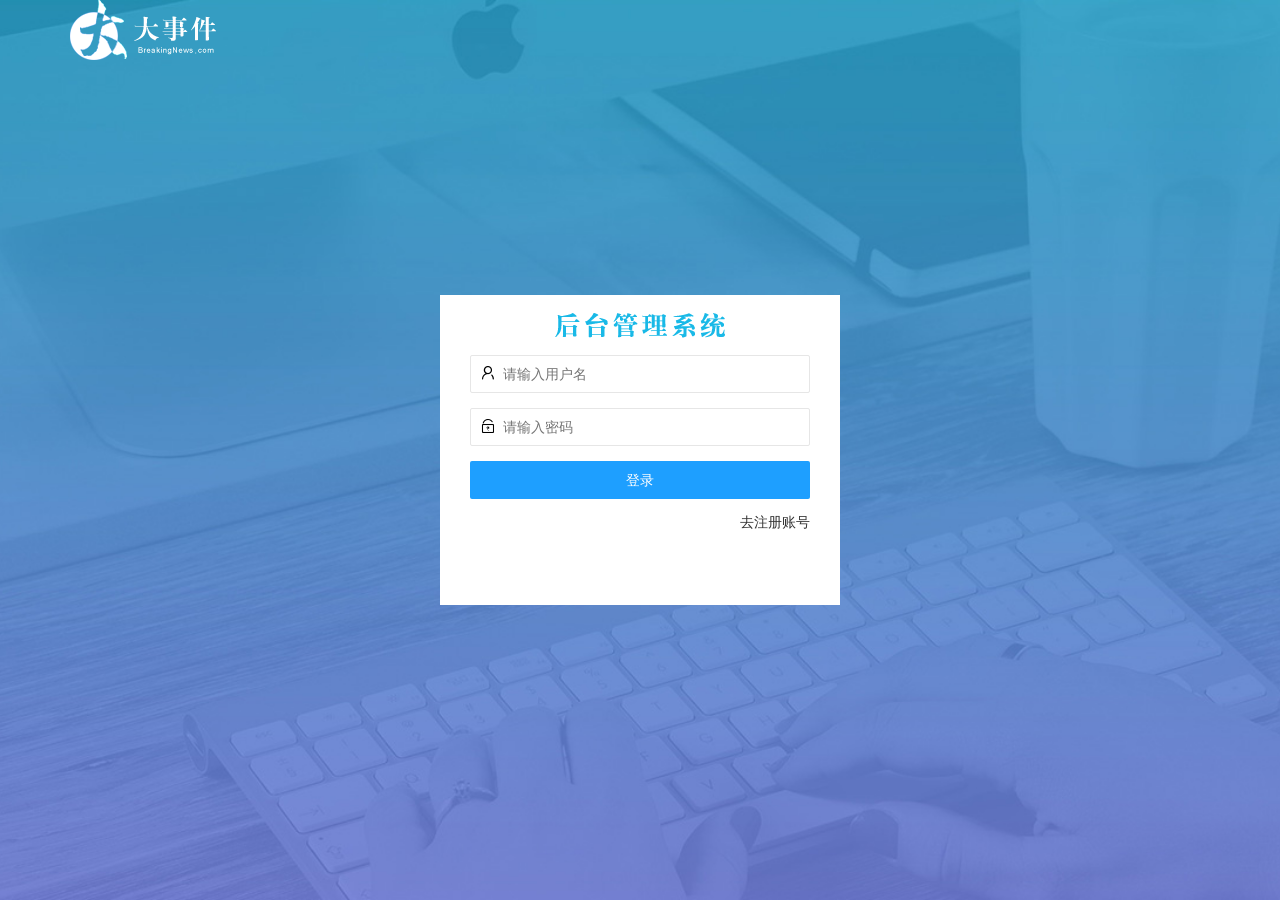
<file: login.html>
<!DOCTYPE html>
<html lang="en">

<head>
    <meta charset="UTF-8">
    <meta http-equiv="X-UA-Compatible" content="IE=edge">
    <meta name="viewport" content="width=device-width, initial-scale=1.0">
    <title>大事件</title>
    <!-- 导入layui的样式 -->
    <link rel="stylesheet" href="./assets/lib/layui/css/layui.css">
    <!-- 导入自己的样式 -->
    <link rel="stylesheet" href="./assets/css/login2.css">
</head>

<body>
    <!-- 头部的logo区域 -->
    <div class="layui-main logo">
        <img src="./assets/images/logo.png" alt="" />
    </div>
    <!-- 登录注册区域 -->
    <div class="loginAndRegBox">
        <div class="title-box"></div>
        <!-- 登录的div -->
        <div class="login-box">
            <!-- 登录的表单 -->
            <form class="layui-form" id="form_login">
                <!-- 用户名 -->
                <div class="layui-form-item">
                    <i class="layui-icon layui-icon-username"></i>
                    <input type="text" name="username" required lay-verify="required" placeholder="请输入用户名" autocomplete="off" class="layui-input">
                </div>
                <!-- 密码 -->
                <div class="layui-form-item">
                    <i class="layui-icon layui-icon-password"></i>
                    <input type="password" name="password" required lay-verify="required|pwd" placeholder="请输入密码" autocomplete="off" class="layui-input">
                </div>
                <!-- 登录按钮 -->
                <div class="layui-form-item">
                    <!-- 注意：表单提交按钮和普通按钮的区别，就是 lay-submit 属性 -->
                    <button class="layui-btn layui-btn-fluid layui-btn-normal" lay-submit>登录</button>
                </div>
                <div class="layui-form-item links">
                    <a href="javascript:;" id="link_reg">去注册账号</a>
                </div>
            </form>
        </div>
        <!-- 注册的div -->
        <div class="reg-box">
            <!-- 注册的表单 -->
            <form class="layui-form" id="form_reg">
                <!-- 用户名 -->
                <div class="layui-form-item">
                    <i class="layui-icon layui-icon-username"></i>
                    <input type="text" name="username" required lay-verify="required" placeholder="请输入用户名" autocomplete="off" class="layui-input">
                </div>
                <!-- 密码 -->
                <div class="layui-form-item">
                    <i class="layui-icon layui-icon-password"></i>
                    <input type="password" name="password" required lay-verify="required|pwd" placeholder="请输入密码" autocomplete="off" class="layui-input">
                </div>
                <!-- 密码确认框 -->
                <div class="layui-form-item">
                    <i class="layui-icon layui-icon-password"></i>
                    <input type="password" name="repassword" required lay-verify="required|pwd|repwd" placeholder="再次确认密码" autocomplete="off" class="layui-input">
                </div>
                <!-- 注册按钮 -->
                <div class="layui-form-item">
                    <!-- 注意：表单提交按钮和普通按钮的区别，就是 lay-submit 属性 -->
                    <button class="layui-btn layui-btn-fluid layui-btn-normal" lay-submit>注册</button>
                </div>
                <div class="layui-form-item links">
                    <a href="javascript:;" id="link_login">去登录</a>
                </div>
            </form>
        </div>
    </div>

    <!-- 导入layui的js文件 -->
    <script src="./assets/lib/layui/layui.all.js"></script>
    <!-- 导入jQuery -->
    <script src="./assets/lib/jquery.js"></script>
    <!-- 导入自己封装的 baseAPI2.js -->
    <script src="./assets/js/baseAPI2.js"></script>
    <!-- 导入自己的JavaScript -->
    <script src="./assets/js/login2.js"></script>
</body>

</html>
</file>
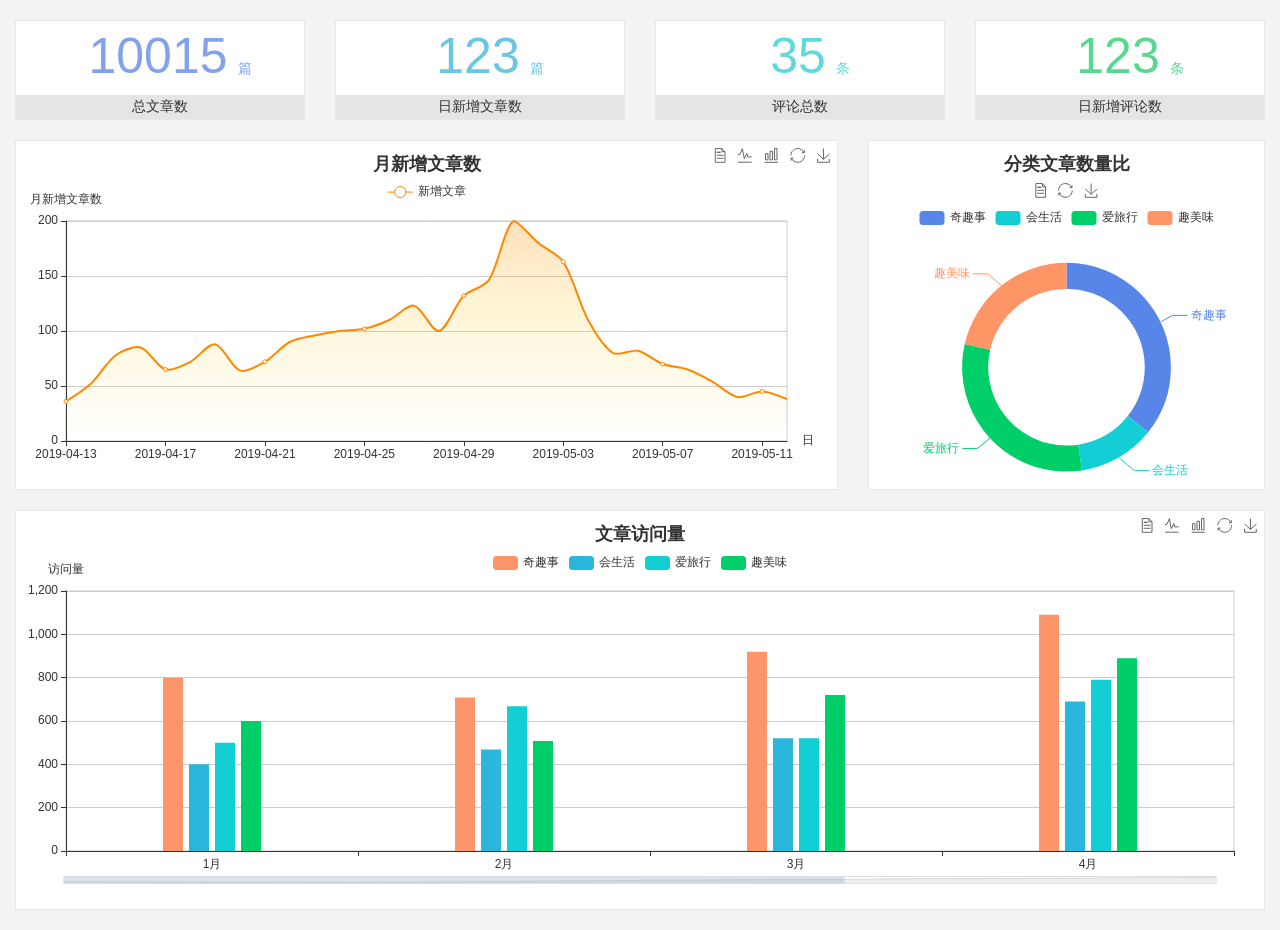
<file: home/dashboard.html>
<!DOCTYPE html>
<html lang="en">

<head>
  <meta charset="UTF-8">
  <meta name="viewport" content="width=device-width, initial-scale=1.0">
  <meta http-equiv="X-UA-Compatible" content="ie=edge">
  <title>图表统计</title>
  <link rel="stylesheet" href="../../assets/lib/bootstrap.css" />
  <link rel="stylesheet" href="../../assets/lib/main.css" />
  <script src="../../assets/lib/jquery.js"></script>
  <script type="text/javascript" src="../../assets/lib/echarts.min.js"></script>
</head>

<body>
  <div class="container-fluid">
    <div class="row spannel_list">
      <div class="col-sm-3 col-xs-6">
        <div class="spannel">
          <em>10015</em><span>篇</span>
          <b>总文章数</b>
        </div>
      </div>
      <div class="col-sm-3 col-xs-6">
        <div class="spannel scolor01">
          <em>123</em><span>篇</span>
          <b>日新增文章数</b>
        </div>
      </div>
      <div class="col-sm-3 col-xs-6">
        <div class="spannel scolor02">
          <em>35</em><span>条</span>
          <b>评论总数</b>
        </div>
      </div>
      <div class="col-sm-3 col-xs-6">
        <div class="spannel scolor03">
          <em>123</em><span>条</span>
          <b>日新增评论数</b>
        </div>
      </div>
    </div>
  </div>

  <div class="container-fluid">
    <div class="row curve-pie">
      <div class="col-lg-8 col-md-8">
        <div class="gragh_pannel" id="curve_show"></div>
      </div>
      <div class="col-lg-4 col-md-4">
        <div class="gragh_pannel" id="pie_show"></div>
      </div>
    </div>
  </div>

  <div class="container-fluid">
    <div class="column_pannel" id="column_show"></div>
  </div>

  <script>
    var oChart = echarts.init(document.getElementById('curve_show'));
    var aList_all = [
      { 'count': 36, 'date': '2019-04-13' },
      { 'count': 52, 'date': '2019-04-14' },
      { 'count': 78, 'date': '2019-04-15' },
      { 'count': 85, 'date': '2019-04-16' },
      { 'count': 65, 'date': '2019-04-17' },
      { 'count': 72, 'date': '2019-04-18' },
      { 'count': 88, 'date': '2019-04-19' },
      { 'count': 64, 'date': '2019-04-20' },
      { 'count': 72, 'date': '2019-04-21' },
      { 'count': 90, 'date': '2019-04-22' },
      { 'count': 96, 'date': '2019-04-23' },
      { 'count': 100, 'date': '2019-04-24' },
      { 'count': 102, 'date': '2019-04-25' },
      { 'count': 110, 'date': '2019-04-26' },
      { 'count': 123, 'date': '2019-04-27' },
      { 'count': 100, 'date': '2019-04-28' },
      { 'count': 132, 'date': '2019-04-29' },
      { 'count': 146, 'date': '2019-04-30' },
      { 'count': 200, 'date': '2019-05-01' },
      { 'count': 180, 'date': '2019-05-02' },
      { 'count': 163, 'date': '2019-05-03' },
      { 'count': 110, 'date': '2019-05-04' },
      { 'count': 80, 'date': '2019-05-05' },
      { 'count': 82, 'date': '2019-05-06' },
      { 'count': 70, 'date': '2019-05-07' },
      { 'count': 65, 'date': '2019-05-08' },
      { 'count': 54, 'date': '2019-05-09' },
      { 'count': 40, 'date': '2019-05-10' },
      { 'count': 45, 'date': '2019-05-11' },
      { 'count': 38, 'date': '2019-05-12' },
    ];

    let aCount = [];
    let aDate = [];

    for (var i = 0; i < aList_all.length; i++) {
      aCount.push(aList_all[i].count);
      aDate.push(aList_all[i].date);
    }

    var chartopt = {
      title: {
        text: '月新增文章数',
        left: 'center',
        top: '10'
      },
      tooltip: {
        trigger: 'axis'
      },
      legend: {
        data: ['新增文章'],
        top: '40'
      },
      toolbox: {
        show: true,
        feature: {
          mark: { show: true },
          dataView: { show: true, readOnly: false },
          magicType: { show: true, type: ['line', 'bar'] },
          restore: { show: true },
          saveAsImage: { show: true }
        }
      },
      calculable: true,
      xAxis: [
        {
          name: '日',
          type: 'category',
          boundaryGap: false,
          data: aDate
        }
      ],
      yAxis: [
        {
          name: '月新增文章数',
          type: 'value'
        }
      ],
      series: [
        {
          name: '新增文章',
          type: 'line',
          smooth: true,
          itemStyle: { normal: { areaStyle: { type: 'default' }, color: '#f80' }, lineStyle: { color: '#f80' } },
          data: aCount
        }],
      areaStyle: {
        normal: {
          color: new echarts.graphic.LinearGradient(0, 0, 0, 1, [{
            offset: 0,
            color: 'rgba(255,136,0,0.39)'
          }, {
            offset: .34,
            color: 'rgba(255,180,0,0.25)'
          }, {
            offset: 1,
            color: 'rgba(255,222,0,0.00)'
          }])

        }
      },
      grid: {
        show: true,
        x: 50,
        x2: 50,
        y: 80,
        height: 220
      }
    };

    oChart.setOption(chartopt);


    var oPie = echarts.init(document.getElementById('pie_show'));
    var oPieopt =
    {
      title: {
        top: 10,
        text: '分类文章数量比',
        x: 'center'
      },
      tooltip: {
        trigger: 'item',
        formatter: "{a} <br/>{b} : {c} ({d}%)"
      },
      color: ['#5885e8', '#13cfd5', '#00ce68', '#ff9565'],
      legend: {
        x: 'center',
        top: 65,
        data: ['奇趣事', '会生活', '爱旅行', '趣美味']
      },
      toolbox: {
        show: true,
        x: 'center',
        top: 35,
        feature: {
          mark: { show: true },
          dataView: { show: true, readOnly: false },
          magicType: {
            show: true,
            type: ['pie', 'funnel'],
            option: {
              funnel: {
                x: '25%',
                width: '50%',
                funnelAlign: 'left',
                max: 1548
              }
            }
          },
          restore: { show: true },
          saveAsImage: { show: true }
        }
      },
      calculable: true,
      series: [
        {
          name: '访问来源',
          type: 'pie',
          radius: ['45%', '60%'],
          center: ['50%', '65%'],
          data: [
            { value: 300, name: '奇趣事' },
            { value: 100, name: '会生活' },
            { value: 260, name: '爱旅行' },
            { value: 180, name: '趣美味' }
          ]
        }
      ]
    };
    oPie.setOption(oPieopt);



    var oColumn = this.echarts.init(document.getElementById('column_show'));
    var oColumnopt =
    {
      title: {
        text: '文章访问量',
        left: 'center',
        top: '10'
      },
      tooltip: {
        trigger: 'axis'
      },
      legend: {
        data: ['奇趣事', '会生活', '爱旅行', '趣美味'],
        top: '40'
      },
      toolbox: {
        show: true,
        feature: {
          mark: { show: true },
          dataView: { show: true, readOnly: false },
          magicType: { show: true, type: ['line', 'bar'] },
          restore: { show: true },
          saveAsImage: { show: true }
        }
      },
      calculable: true,
      xAxis: [
        {
          type: 'category',
          data: ['1月', '2月', '3月', '4月', '5月']
        }
      ],
      yAxis: [
        {
          name: '访问量',
          type: 'value'
        }
      ],
      series: [
        {
          name: '奇趣事',
          type: 'bar',
          barWidth: 20,
          itemStyle: {
            normal: { areaStyle: { type: 'default' }, color: '#fd956a' }
          },
          data: [800, 708, 920, 1090, 1200]
        },
        {
          name: '会生活',
          type: 'bar',
          barWidth: 20,
          itemStyle: {
            normal: { areaStyle: { type: 'default' }, color: '#2bb6db' }
          },
          data: [400, 468, 520, 690, 800]
        },
        {
          name: '爱旅行',
          type: 'bar',
          barWidth: 20,
          itemStyle: {
            normal: { areaStyle: { type: 'default' }, color: '#13cfd5' }
          },
          data: [500, 668, 520, 790, 900]
        },
        {
          name: '趣美味',
          type: 'bar',
          barWidth: 20,
          itemStyle: {
            normal: { areaStyle: { type: 'default' }, color: '#00ce68' }
          },
          data: [600, 508, 720, 890, 1000]
        }
      ],
      grid: {
        show: true,
        x: 50,
        x2: 30,
        y: 80,
        height: 260
      },
      dataZoom: [//给x轴设置滚动条
        {
          start: 0,//默认为0
          end: 100 - 1000 / 31,//默认为100
          type: 'slider',
          show: true,
          xAxisIndex: [0],
          handleSize: 0,//滑动条的 左右2个滑动条的大小
          height: 8,//组件高度
          left: 45, //左边的距离
          right: 50,//右边的距离
          bottom: 26,//右边的距离
          handleColor: '#ddd',//h滑动图标的颜色
          handleStyle: {
            borderColor: "#cacaca",
            borderWidth: "1",
            shadowBlur: 2,
            background: "#ddd",
            shadowColor: "#ddd",
          }
        }]
    };
    oColumn.setOption(oColumnopt);
  </script>
</body>

</html>
</file>
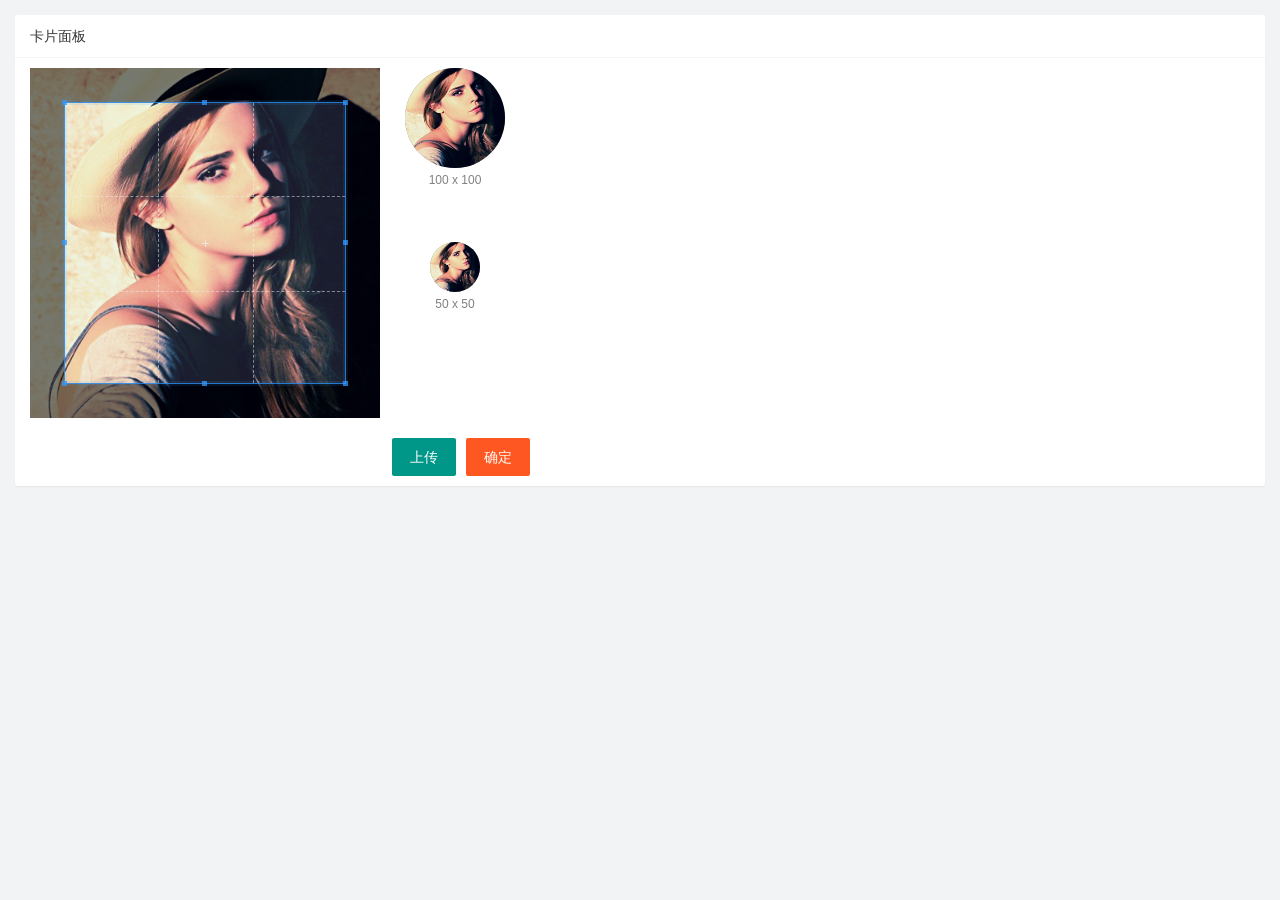
<file: user/user_avatar.html>
<!DOCTYPE html>
<html lang="en">

<head>
    <meta charset="UTF-8">
    <meta http-equiv="X-UA-Compatible" content="IE=edge">
    <meta name="viewport" content="width=device-width, initial-scale=1.0">
    <title>Document</title>
    <link rel="stylesheet" href="../assets/lib/layui/css/layui.css">
    <link rel="stylesheet" href="../assets/lib/cropper/cropper.css">
    <link rel="stylesheet" href="../assets/css/user/user_avatar.css">
</head>

<body>
    <!-- 卡片区域 -->
    <div class="layui-card">
        <div class="layui-card-header">卡片面板</div>
        <div class="layui-card-body">
            <!-- 第一行的图片裁剪和预览区域 -->
            <div class="row1">
                <!-- 图片裁剪区域 -->
                <div class="cropper-box">
                    <img id="image" src="../assets/images/sample.jpg">
                </div>
                <!-- 图片的预览区域 -->
                <div class="preview-box">
                    <div>
                        <!-- 宽高为100px的预览区域 -->
                        <div class="img-preview w100"></div>
                        <p class="size">100 x 100</p>
                    </div>
                    <div>
                        <!-- 宽高为50px的预览区域 -->
                        <div class="img-preview w50"></div>
                        <p class="size">50 x 50</p>
                    </div>
                </div>
            </div>

            <!-- 第二行的按钮区域 -->
            <div class="row2">
                <!-- 通过accept属性，可以指定，允许用户选择什么类型的文件 -->
                <input type="file" id="file" accept="image/png,image/jpeg">
                <button type="button" class="layui-btn" id="btnChooseImage">上传</button>
                <button type="button" class="layui-btn layui-btn-danger" id="btnUpload">确定</button>
            </div>
        </div>
    </div>
    <script src="../assets/lib/layui/layui.all.js"></script>
    <script src="../assets/lib/jquery.js"></script>
    <script src="../assets/lib/cropper/Cropper.js"></script>
    <script src="../assets/lib/cropper/jquery-cropper.js"></script>
    <script src="../assets/js/baseAPI2.js"></script>
    <script src="../assets/js/user/user_avatar.js"></script>
</body>

</html>
</file>
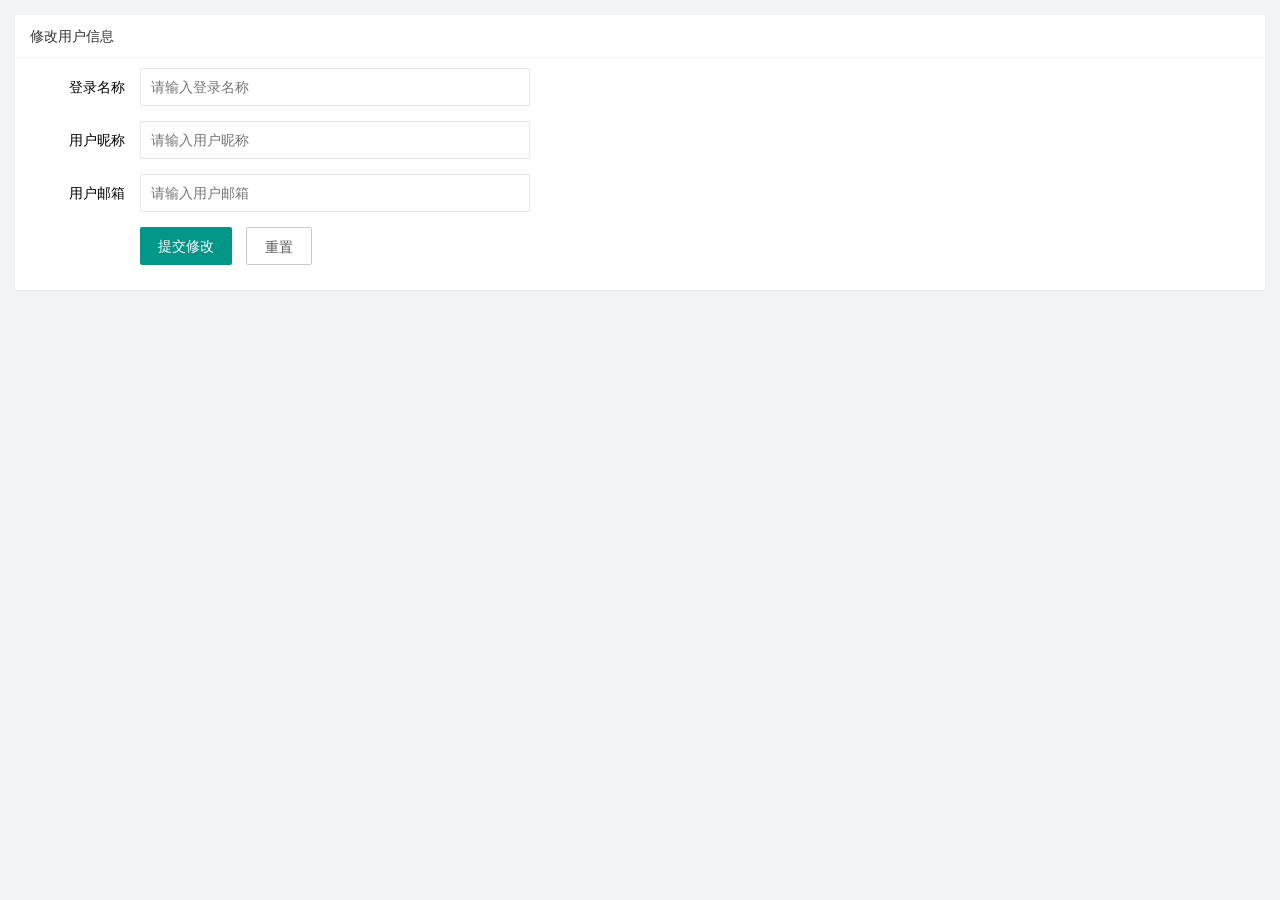
<file: user/user_info.html>
<!DOCTYPE html>
<html lang="en">

<head>
    <meta charset="UTF-8">
    <meta http-equiv="X-UA-Compatible" content="IE=edge">
    <meta name="viewport" content="width=device-width, initial-scale=1.0">
    <title>Document</title>
    <!-- 导入layui的样式 -->
    <link rel="stylesheet" href="../assets/lib/layui/css/layui.css">
    <!-- 导入自己的样式 -->
    <link rel="stylesheet" href="../assets/css/user/user_info.css">
</head>

<body>
    <div class="layui-card">
        <div class="layui-card-header">修改用户信息</div>
        <div class="layui-card-body">
            <form class="layui-form" lay-filter="formUserInfo">
                <!-- 这是隐藏域 -->
                <input type="hidden" name="id" value="">
                
                <div class="layui-form-item">
                    <label class="layui-form-label">登录名称</label>
                    <div class="layui-input-block">
                        <input type="text" name="username" required lay-verify="required" placeholder="请输入登录名称"
                            autocomplete="off" class="layui-input" readonly>
                    </div>
                </div>
                <div class="layui-form-item">
                    <label class="layui-form-label">用户昵称</label>
                    <div class="layui-input-block">
                        <input type="text" name="nickname" required lay-verify="required|nickname" placeholder="请输入用户昵称"
                            autocomplete="off" class="layui-input">
                    </div>
                </div>
                <div class="layui-form-item">
                    <label class="layui-form-label">用户邮箱</label>
                    <div class="layui-input-block">
                        <input type="text" name="email" required lay-verify="required|email" placeholder="请输入用户邮箱"
                            autocomplete="off" class="layui-input">
                    </div>
                </div>
                <div class="layui-form-item">
                    <div class="layui-input-block">
                        <button class="layui-btn" lay-submit lay-filter="formDemo">提交修改</button>
                        <button type="reset" class="layui-btn layui-btn-primary" id="btnReset">重置</button>
                    </div>
                </div>
            </form>
        </div>
    </div>
    <!-- 导入layui的js文件 -->
    <script src="../assets/lib/layui/layui.all.js"></script>
    <!-- 导入jQuery -->
    <script src="../assets/lib/jquery.js"></script>
    <!-- 导入baseAPI2 -->
    <script src="../assets/js/baseAPI2.js"></script>
    <!-- 导入自己的js -->
    <script src="../assets/js/user/user_info.js"></script>
</body>

</html>
</file>
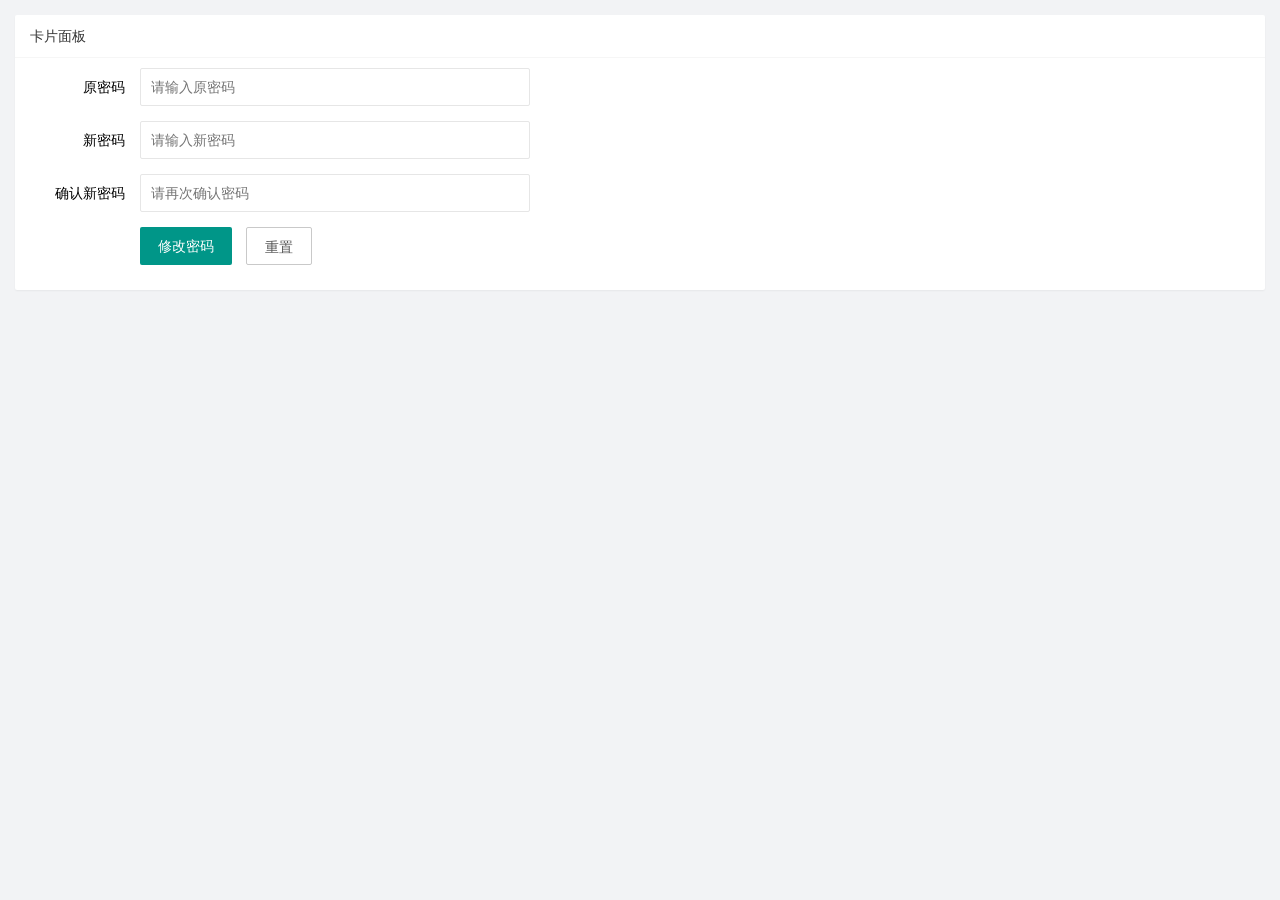
<file: user/user_pwd.html>
<!DOCTYPE html>
<html lang="en">

<head>
    <meta charset="UTF-8">
    <meta http-equiv="X-UA-Compatible" content="IE=edge">
    <meta name="viewport" content="width=device-width, initial-scale=1.0">
    <title>Document</title>
    <link rel="stylesheet" href="../assets/lib/layui/css/layui.css">
    <link rel="stylesheet" href="../assets/css/user/user_pwd.css">
</head>

<body>
    <!-- 卡片区域 -->
    <div class="layui-card">
        <div class="layui-card-header">卡片面板</div>
        <div class="layui-card-body">
            <form class="layui-form" action="">
                <div class="layui-form-item">
                    <label class="layui-form-label">原密码</label>
                    <div class="layui-input-block">
                        <input type="password" name="oldPwd" required lay-verify="required|pwd" placeholder="请输入原密码"
                            autocomplete="off" class="layui-input">
                    </div>
                </div>
                <div class="layui-form-item">
                    <label class="layui-form-label">新密码</label>
                    <div class="layui-input-block">
                        <input type="password" name="newPwd" required lay-verify="required|pwd|samePwd" placeholder="请输入新密码"
                            autocomplete="off" class="layui-input">
                    </div>
                </div>
                <div class="layui-form-item">
                    <label class="layui-form-label">确认新密码</label>
                    <div class="layui-input-block">
                        <input type="password" name="rePwd" required lay-verify="required|pwd|rePwd" placeholder="请再次确认密码"
                            autocomplete="off" class="layui-input">
                    </div>
                </div>
                <div class="layui-form-item">
                    <div class="layui-input-block">
                        <button class="layui-btn" lay-submit lay-filter="formDemo">修改密码</button>
                        <button type="reset" class="layui-btn layui-btn-primary">重置</button>
                    </div>
                </div>
            </form>
        </div>
    </div>

    <!-- 导入layui的js -->
    <script src="../assets/lib/layui/layui.all.js"></script>
    <!-- 导入jQuery -->
    <script src="../assets/lib/jquery.js"></script>
    <!-- 导入baseAPI2 -->
    <script src="../assets/js/baseAPI2.js"></script>
    <!-- 导入自己的js文件 -->
    <script src="../assets/js/user/user_pwd.js"></script>
</body>

</html>
</file>
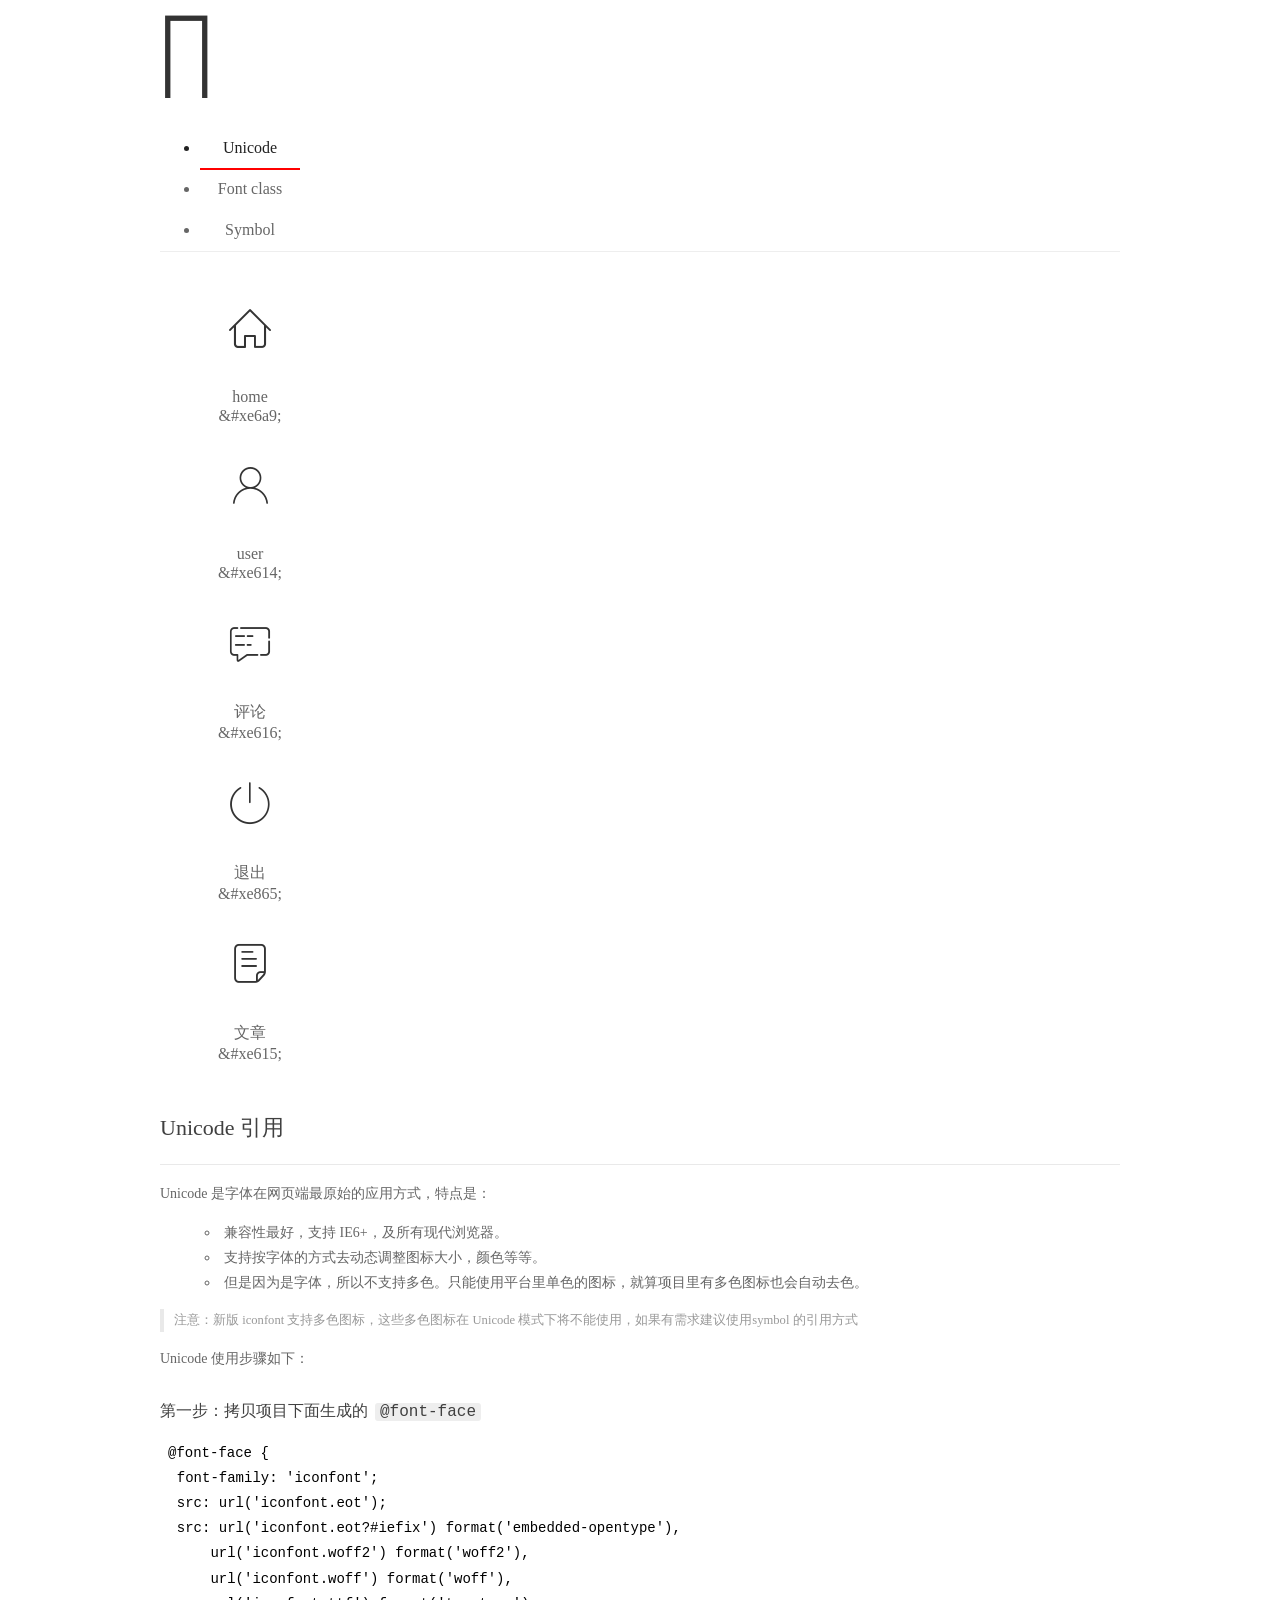
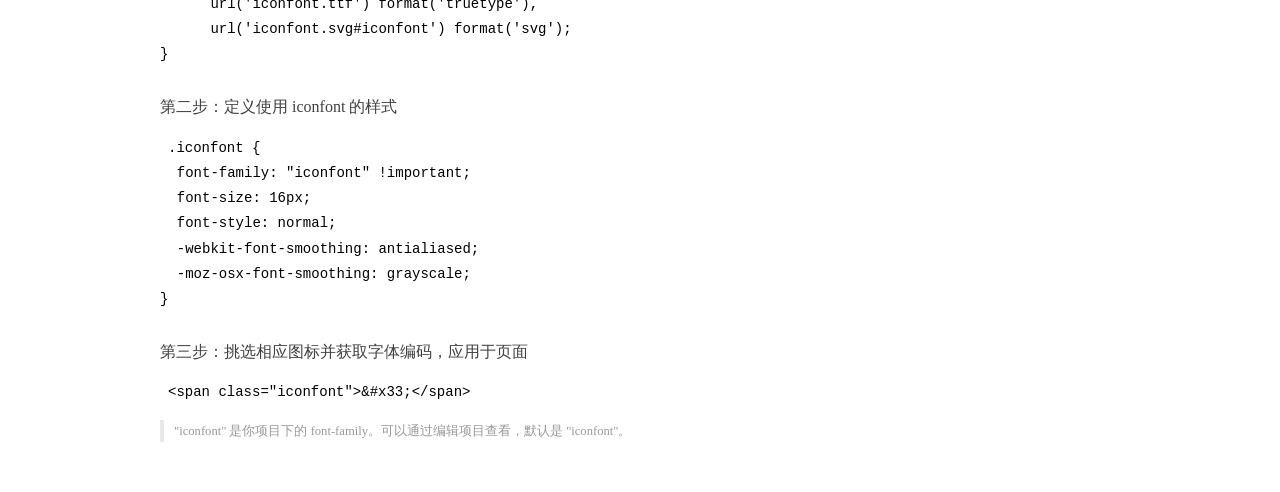
<file: assets/fonts/demo_index.html>
<!DOCTYPE html>
<html>
<head>
  <meta charset="utf-8"/>
  <title>IconFont Demo</title>
  <link rel="shortcut icon" href="https://gtms04.alicdn.com/tps/i4/TB1_oz6GVXXXXaFXpXXJDFnIXXX-64-64.ico" type="image/x-icon"/>
  <link rel="stylesheet" href="https://g.alicdn.com/thx/cube/1.3.2/cube.min.css">
  <link rel="stylesheet" href="demo.css">
  <link rel="stylesheet" href="iconfont.css">
  <script src="iconfont.js"></script>
  <!-- jQuery -->
  <script src="https://a1.alicdn.com/oss/uploads/2018/12/26/7bfddb60-08e8-11e9-9b04-53e73bb6408b.js"></script>
  <!-- 代码高亮 -->
  <script src="https://a1.alicdn.com/oss/uploads/2018/12/26/a3f714d0-08e6-11e9-8a15-ebf944d7534c.js"></script>
</head>
<body>
  <div class="main">
    <h1 class="logo"><a href="https://www.iconfont.cn/" title="iconfont 首页" target="_blank">&#xe86b;</a></h1>
    <div class="nav-tabs">
      <ul id="tabs" class="dib-box">
        <li class="dib active"><span>Unicode</span></li>
        <li class="dib"><span>Font class</span></li>
        <li class="dib"><span>Symbol</span></li>
      </ul>
      
    </div>
    <div class="tab-container">
      <div class="content unicode" style="display: block;">
          <ul class="icon_lists dib-box">
          
            <li class="dib">
              <span class="icon iconfont">&#xe6a9;</span>
                <div class="name">home</div>
                <div class="code-name">&amp;#xe6a9;</div>
              </li>
          
            <li class="dib">
              <span class="icon iconfont">&#xe614;</span>
                <div class="name">user</div>
                <div class="code-name">&amp;#xe614;</div>
              </li>
          
            <li class="dib">
              <span class="icon iconfont">&#xe616;</span>
                <div class="name">评论</div>
                <div class="code-name">&amp;#xe616;</div>
              </li>
          
            <li class="dib">
              <span class="icon iconfont">&#xe865;</span>
                <div class="name">退出</div>
                <div class="code-name">&amp;#xe865;</div>
              </li>
          
            <li class="dib">
              <span class="icon iconfont">&#xe615;</span>
                <div class="name">文章</div>
                <div class="code-name">&amp;#xe615;</div>
              </li>
          
          </ul>
          <div class="article markdown">
          <h2 id="unicode-">Unicode 引用</h2>
          <hr>

          <p>Unicode 是字体在网页端最原始的应用方式，特点是：</p>
          <ul>
            <li>兼容性最好，支持 IE6+，及所有现代浏览器。</li>
            <li>支持按字体的方式去动态调整图标大小，颜色等等。</li>
            <li>但是因为是字体，所以不支持多色。只能使用平台里单色的图标，就算项目里有多色图标也会自动去色。</li>
          </ul>
          <blockquote>
            <p>注意：新版 iconfont 支持多色图标，这些多色图标在 Unicode 模式下将不能使用，如果有需求建议使用symbol 的引用方式</p>
          </blockquote>
          <p>Unicode 使用步骤如下：</p>
          <h3 id="-font-face">第一步：拷贝项目下面生成的 <code>@font-face</code></h3>
<pre><code class="language-css"
>@font-face {
  font-family: 'iconfont';
  src: url('iconfont.eot');
  src: url('iconfont.eot?#iefix') format('embedded-opentype'),
      url('iconfont.woff2') format('woff2'),
      url('iconfont.woff') format('woff'),
      url('iconfont.ttf') format('truetype'),
      url('iconfont.svg#iconfont') format('svg');
}
</code></pre>
          <h3 id="-iconfont-">第二步：定义使用 iconfont 的样式</h3>
<pre><code class="language-css"
>.iconfont {
  font-family: "iconfont" !important;
  font-size: 16px;
  font-style: normal;
  -webkit-font-smoothing: antialiased;
  -moz-osx-font-smoothing: grayscale;
}
</code></pre>
          <h3 id="-">第三步：挑选相应图标并获取字体编码，应用于页面</h3>
<pre>
<code class="language-html"
>&lt;span class="iconfont"&gt;&amp;#x33;&lt;/span&gt;
</code></pre>
          <blockquote>
            <p>"iconfont" 是你项目下的 font-family。可以通过编辑项目查看，默认是 "iconfont"。</p>
          </blockquote>
          </div>
      </div>
      <div class="content font-class">
        <ul class="icon_lists dib-box">
          
          <li class="dib">
            <span class="icon iconfont icon-home"></span>
            <div class="name">
              home
            </div>
            <div class="code-name">.icon-home
            </div>
          </li>
          
          <li class="dib">
            <span class="icon iconfont icon-user"></span>
            <div class="name">
              user
            </div>
            <div class="code-name">.icon-user
            </div>
          </li>
          
          <li class="dib">
            <span class="icon iconfont icon-pinglun"></span>
            <div class="name">
              评论
            </div>
            <div class="code-name">.icon-pinglun
            </div>
          </li>
          
          <li class="dib">
            <span class="icon iconfont icon-tuichu"></span>
            <div class="name">
              退出
            </div>
            <div class="code-name">.icon-tuichu
            </div>
          </li>
          
          <li class="dib">
            <span class="icon iconfont icon-16"></span>
            <div class="name">
              文章
            </div>
            <div class="code-name">.icon-16
            </div>
          </li>
          
        </ul>
        <div class="article markdown">
        <h2 id="font-class-">font-class 引用</h2>
        <hr>

        <p>font-class 是 Unicode 使用方式的一种变种，主要是解决 Unicode 书写不直观，语意不明确的问题。</p>
        <p>与 Unicode 使用方式相比，具有如下特点：</p>
        <ul>
          <li>兼容性良好，支持 IE8+，及所有现代浏览器。</li>
          <li>相比于 Unicode 语意明确，书写更直观。可以很容易分辨这个 icon 是什么。</li>
          <li>因为使用 class 来定义图标，所以当要替换图标时，只需要修改 class 里面的 Unicode 引用。</li>
          <li>不过因为本质上还是使用的字体，所以多色图标还是不支持的。</li>
        </ul>
        <p>使用步骤如下：</p>
        <h3 id="-fontclass-">第一步：引入项目下面生成的 fontclass 代码：</h3>
<pre><code class="language-html">&lt;link rel="stylesheet" href="./iconfont.css"&gt;
</code></pre>
        <h3 id="-">第二步：挑选相应图标并获取类名，应用于页面：</h3>
<pre><code class="language-html">&lt;span class="iconfont icon-xxx"&gt;&lt;/span&gt;
</code></pre>
        <blockquote>
          <p>"
            iconfont" 是你项目下的 font-family。可以通过编辑项目查看，默认是 "iconfont"。</p>
        </blockquote>
      </div>
      </div>
      <div class="content symbol">
          <ul class="icon_lists dib-box">
          
            <li class="dib">
                <svg class="icon svg-icon" aria-hidden="true">
                  <use xlink:href="#icon-home"></use>
                </svg>
                <div class="name">home</div>
                <div class="code-name">#icon-home</div>
            </li>
          
            <li class="dib">
                <svg class="icon svg-icon" aria-hidden="true">
                  <use xlink:href="#icon-user"></use>
                </svg>
                <div class="name">user</div>
                <div class="code-name">#icon-user</div>
            </li>
          
            <li class="dib">
                <svg class="icon svg-icon" aria-hidden="true">
                  <use xlink:href="#icon-pinglun"></use>
                </svg>
                <div class="name">评论</div>
                <div class="code-name">#icon-pinglun</div>
            </li>
          
            <li class="dib">
                <svg class="icon svg-icon" aria-hidden="true">
                  <use xlink:href="#icon-tuichu"></use>
                </svg>
                <div class="name">退出</div>
                <div class="code-name">#icon-tuichu</div>
            </li>
          
            <li class="dib">
                <svg class="icon svg-icon" aria-hidden="true">
                  <use xlink:href="#icon-16"></use>
                </svg>
                <div class="name">文章</div>
                <div class="code-name">#icon-16</div>
            </li>
          
          </ul>
          <div class="article markdown">
          <h2 id="symbol-">Symbol 引用</h2>
          <hr>

          <p>这是一种全新的使用方式，应该说这才是未来的主流，也是平台目前推荐的用法。相关介绍可以参考这篇<a href="">文章</a>
            这种用法其实是做了一个 SVG 的集合，与另外两种相比具有如下特点：</p>
          <ul>
            <li>支持多色图标了，不再受单色限制。</li>
            <li>通过一些技巧，支持像字体那样，通过 <code>font-size</code>, <code>color</code> 来调整样式。</li>
            <li>兼容性较差，支持 IE9+，及现代浏览器。</li>
            <li>浏览器渲染 SVG 的性能一般，还不如 png。</li>
          </ul>
          <p>使用步骤如下：</p>
          <h3 id="-symbol-">第一步：引入项目下面生成的 symbol 代码：</h3>
<pre><code class="language-html">&lt;script src="./iconfont.js"&gt;&lt;/script&gt;
</code></pre>
          <h3 id="-css-">第二步：加入通用 CSS 代码（引入一次就行）：</h3>
<pre><code class="language-html">&lt;style&gt;
.icon {
  width: 1em;
  height: 1em;
  vertical-align: -0.15em;
  fill: currentColor;
  overflow: hidden;
}
&lt;/style&gt;
</code></pre>
          <h3 id="-">第三步：挑选相应图标并获取类名，应用于页面：</h3>
<pre><code class="language-html">&lt;svg class="icon" aria-hidden="true"&gt;
  &lt;use xlink:href="#icon-xxx"&gt;&lt;/use&gt;
&lt;/svg&gt;
</code></pre>
          </div>
      </div>

    </div>
  </div>
  <script>
  $(document).ready(function () {
      $('.tab-container .content:first').show()

      $('#tabs li').click(function (e) {
        var tabContent = $('.tab-container .content')
        var index = $(this).index()

        if ($(this).hasClass('active')) {
          return
        } else {
          $('#tabs li').removeClass('active')
          $(this).addClass('active')

          tabContent.hide().eq(index).fadeIn()
        }
      })
    })
  </script>
</body>
</html>
</file>
<file: assets/lib/layui/css/layui.css>
/** layui-v2.5.5 MIT License By https://www.layui.com */
 .layui-inline,img{display:inline-block;vertical-align:middle}h1,h2,h3,h4,h5,h6{font-weight:400}.layui-edge,.layui-header,.layui-inline,.layui-main{position:relative}.layui-body,.layui-edge,.layui-elip{overflow:hidden}.layui-btn,.layui-edge,.layui-inline,img{vertical-align:middle}.layui-btn,.layui-disabled,.layui-icon,.layui-unselect{-moz-user-select:none;-webkit-user-select:none;-ms-user-select:none}.layui-elip,.layui-form-checkbox span,.layui-form-pane .layui-form-label{text-overflow:ellipsis;white-space:nowrap}.layui-breadcrumb,.layui-tree-btnGroup{visibility:hidden}blockquote,body,button,dd,div,dl,dt,form,h1,h2,h3,h4,h5,h6,input,li,ol,p,pre,td,textarea,th,ul{margin:0;padding:0;-webkit-tap-highlight-color:rgba(0,0,0,0)}a:active,a:hover{outline:0}img{border:none}li{list-style:none}table{border-collapse:collapse;border-spacing:0}h4,h5,h6{font-size:100%}button,input,optgroup,option,select,textarea{font-family:inherit;font-size:inherit;font-style:inherit;font-weight:inherit;outline:0}pre{white-space:pre-wrap;white-space:-moz-pre-wrap;white-space:-pre-wrap;white-space:-o-pre-wrap;word-wrap:break-word}body{line-height:24px;font:14px Helvetica Neue,Helvetica,PingFang SC,Tahoma,Arial,sans-serif}hr{height:1px;margin:10px 0;border:0;clear:both}a{color:#333;text-decoration:none}a:hover{color:#777}a cite{font-style:normal;*cursor:pointer}.layui-border-box,.layui-border-box *{box-sizing:border-box}.layui-box,.layui-box *{box-sizing:content-box}.layui-clear{clear:both;*zoom:1}.layui-clear:after{content:'\20';clear:both;*zoom:1;display:block;height:0}.layui-inline{*display:inline;*zoom:1}.layui-edge{display:inline-block;width:0;height:0;border-width:6px;border-style:dashed;border-color:transparent}.layui-edge-top{top:-4px;border-bottom-color:#999;border-bottom-style:solid}.layui-edge-right{border-left-color:#999;border-left-style:solid}.layui-edge-bottom{top:2px;border-top-color:#999;border-top-style:solid}.layui-edge-left{border-right-color:#999;border-right-style:solid}.layui-disabled,.layui-disabled:hover{color:#d2d2d2!important;cursor:not-allowed!important}.layui-circle{border-radius:100%}.layui-show{display:block!important}.layui-hide{display:none!important}@font-face{font-family:layui-icon;src:url(../font/iconfont.eot?v=250);src:url(../font/iconfont.eot?v=250#iefix) format('embedded-opentype'),url(../font/iconfont.woff2?v=250) format('woff2'),url(../font/iconfont.woff?v=250) format('woff'),url(../font/iconfont.ttf?v=250) format('truetype'),url(../font/iconfont.svg?v=250#layui-icon) format('svg')}.layui-icon{font-family:layui-icon!important;font-size:16px;font-style:normal;-webkit-font-smoothing:antialiased;-moz-osx-font-smoothing:grayscale}.layui-icon-reply-fill:before{content:"\e611"}.layui-icon-set-fill:before{content:"\e614"}.layui-icon-menu-fill:before{content:"\e60f"}.layui-icon-search:before{content:"\e615"}.layui-icon-share:before{content:"\e641"}.layui-icon-set-sm:before{content:"\e620"}.layui-icon-engine:before{content:"\e628"}.layui-icon-close:before{content:"\1006"}.layui-icon-close-fill:before{content:"\1007"}.layui-icon-chart-screen:before{content:"\e629"}.layui-icon-star:before{content:"\e600"}.layui-icon-circle-dot:before{content:"\e617"}.layui-icon-chat:before{content:"\e606"}.layui-icon-release:before{content:"\e609"}.layui-icon-list:before{content:"\e60a"}.layui-icon-chart:before{content:"\e62c"}.layui-icon-ok-circle:before{content:"\1005"}.layui-icon-layim-theme:before{content:"\e61b"}.layui-icon-table:before{content:"\e62d"}.layui-icon-right:before{content:"\e602"}.layui-icon-left:before{content:"\e603"}.layui-icon-cart-simple:before{content:"\e698"}.layui-icon-face-cry:before{content:"\e69c"}.layui-icon-face-smile:before{content:"\e6af"}.layui-icon-survey:before{content:"\e6b2"}.layui-icon-tree:before{content:"\e62e"}.layui-icon-upload-circle:before{content:"\e62f"}.layui-icon-add-circle:before{content:"\e61f"}.layui-icon-download-circle:before{content:"\e601"}.layui-icon-templeate-1:before{content:"\e630"}.layui-icon-util:before{content:"\e631"}.layui-icon-face-surprised:before{content:"\e664"}.layui-icon-edit:before{content:"\e642"}.layui-icon-speaker:before{content:"\e645"}.layui-icon-down:before{content:"\e61a"}.layui-icon-file:before{content:"\e621"}.layui-icon-layouts:before{content:"\e632"}.layui-icon-rate-half:before{content:"\e6c9"}.layui-icon-add-circle-fine:before{content:"\e608"}.layui-icon-prev-circle:before{content:"\e633"}.layui-icon-read:before{content:"\e705"}.layui-icon-404:before{content:"\e61c"}.layui-icon-carousel:before{content:"\e634"}.layui-icon-help:before{content:"\e607"}.layui-icon-code-circle:before{content:"\e635"}.layui-icon-water:before{content:"\e636"}.layui-icon-username:before{content:"\e66f"}.layui-icon-find-fill:before{content:"\e670"}.layui-icon-about:before{content:"\e60b"}.layui-icon-location:before{content:"\e715"}.layui-icon-up:before{content:"\e619"}.layui-icon-pause:before{content:"\e651"}.layui-icon-date:before{content:"\e637"}.layui-icon-layim-uploadfile:before{content:"\e61d"}.layui-icon-delete:before{content:"\e640"}.layui-icon-play:before{content:"\e652"}.layui-icon-top:before{content:"\e604"}.layui-icon-friends:before{content:"\e612"}.layui-icon-refresh-3:before{content:"\e9aa"}.layui-icon-ok:before{content:"\e605"}.layui-icon-layer:before{content:"\e638"}.layui-icon-face-smile-fine:before{content:"\e60c"}.layui-icon-dollar:before{content:"\e659"}.layui-icon-group:before{content:"\e613"}.layui-icon-layim-download:before{content:"\e61e"}.layui-icon-picture-fine:before{content:"\e60d"}.layui-icon-link:before{content:"\e64c"}.layui-icon-diamond:before{content:"\e735"}.layui-icon-log:before{content:"\e60e"}.layui-icon-rate-solid:before{content:"\e67a"}.layui-icon-fonts-del:before{content:"\e64f"}.layui-icon-unlink:before{content:"\e64d"}.layui-icon-fonts-clear:before{content:"\e639"}.layui-icon-triangle-r:before{content:"\e623"}.layui-icon-circle:before{content:"\e63f"}.layui-icon-radio:before{content:"\e643"}.layui-icon-align-center:before{content:"\e647"}.layui-icon-align-right:before{content:"\e648"}.layui-icon-align-left:before{content:"\e649"}.layui-icon-loading-1:before{content:"\e63e"}.layui-icon-return:before{content:"\e65c"}.layui-icon-fonts-strong:before{content:"\e62b"}.layui-icon-upload:before{content:"\e67c"}.layui-icon-dialogue:before{content:"\e63a"}.layui-icon-video:before{content:"\e6ed"}.layui-icon-headset:before{content:"\e6fc"}.layui-icon-cellphone-fine:before{content:"\e63b"}.layui-icon-add-1:before{content:"\e654"}.layui-icon-face-smile-b:before{content:"\e650"}.layui-icon-fonts-html:before{content:"\e64b"}.layui-icon-form:before{content:"\e63c"}.layui-icon-cart:before{content:"\e657"}.layui-icon-camera-fill:before{content:"\e65d"}.layui-icon-tabs:before{content:"\e62a"}.layui-icon-fonts-code:before{content:"\e64e"}.layui-icon-fire:before{content:"\e756"}.layui-icon-set:before{content:"\e716"}.layui-icon-fonts-u:before{content:"\e646"}.layui-icon-triangle-d:before{content:"\e625"}.layui-icon-tips:before{content:"\e702"}.layui-icon-picture:before{content:"\e64a"}.layui-icon-more-vertical:before{content:"\e671"}.layui-icon-flag:before{content:"\e66c"}.layui-icon-loading:before{content:"\e63d"}.layui-icon-fonts-i:before{content:"\e644"}.layui-icon-refresh-1:before{content:"\e666"}.layui-icon-rmb:before{content:"\e65e"}.layui-icon-home:before{content:"\e68e"}.layui-icon-user:before{content:"\e770"}.layui-icon-notice:before{content:"\e667"}.layui-icon-login-weibo:before{content:"\e675"}.layui-icon-voice:before{content:"\e688"}.layui-icon-upload-drag:before{content:"\e681"}.layui-icon-login-qq:before{content:"\e676"}.layui-icon-snowflake:before{content:"\e6b1"}.layui-icon-file-b:before{content:"\e655"}.layui-icon-template:before{content:"\e663"}.layui-icon-auz:before{content:"\e672"}.layui-icon-console:before{content:"\e665"}.layui-icon-app:before{content:"\e653"}.layui-icon-prev:before{content:"\e65a"}.layui-icon-website:before{content:"\e7ae"}.layui-icon-next:before{content:"\e65b"}.layui-icon-component:before{content:"\e857"}.layui-icon-more:before{content:"\e65f"}.layui-icon-login-wechat:before{content:"\e677"}.layui-icon-shrink-right:before{content:"\e668"}.layui-icon-spread-left:before{content:"\e66b"}.layui-icon-camera:before{content:"\e660"}.layui-icon-note:before{content:"\e66e"}.layui-icon-refresh:before{content:"\e669"}.layui-icon-female:before{content:"\e661"}.layui-icon-male:before{content:"\e662"}.layui-icon-password:before{content:"\e673"}.layui-icon-senior:before{content:"\e674"}.layui-icon-theme:before{content:"\e66a"}.layui-icon-tread:before{content:"\e6c5"}.layui-icon-praise:before{content:"\e6c6"}.layui-icon-star-fill:before{content:"\e658"}.layui-icon-rate:before{content:"\e67b"}.layui-icon-template-1:before{content:"\e656"}.layui-icon-vercode:before{content:"\e679"}.layui-icon-cellphone:before{content:"\e678"}.layui-icon-screen-full:before{content:"\e622"}.layui-icon-screen-restore:before{content:"\e758"}.layui-icon-cols:before{content:"\e610"}.layui-icon-export:before{content:"\e67d"}.layui-icon-print:before{content:"\e66d"}.layui-icon-slider:before{content:"\e714"}.layui-icon-addition:before{content:"\e624"}.layui-icon-subtraction:before{content:"\e67e"}.layui-icon-service:before{content:"\e626"}.layui-icon-transfer:before{content:"\e691"}.layui-main{width:1140px;margin:0 auto}.layui-header{z-index:1000;height:60px}.layui-header a:hover{transition:all .5s;-webkit-transition:all .5s}.layui-side{position:fixed;left:0;top:0;bottom:0;z-index:999;width:200px;overflow-x:hidden}.layui-side-scroll{position:relative;width:220px;height:100%;overflow-x:hidden}.layui-body{position:absolute;left:200px;right:0;top:0;bottom:0;z-index:998;width:auto;overflow-y:auto;box-sizing:border-box}.layui-layout-body{overflow:hidden}.layui-layout-admin .layui-header{background-color:#23262E}.layui-layout-admin .layui-side{top:60px;width:200px;overflow-x:hidden}.layui-layout-admin .layui-body{position:fixed;top:60px;bottom:44px}.layui-layout-admin .layui-main{width:auto;margin:0 15px}.layui-layout-admin .layui-footer{position:fixed;left:200px;right:0;bottom:0;height:44px;line-height:44px;padding:0 15px;background-color:#eee}.layui-layout-admin .layui-logo{position:absolute;left:0;top:0;width:200px;height:100%;line-height:60px;text-align:center;color:#009688;font-size:16px}.layui-layout-admin .layui-header .layui-nav{background:0 0}.layui-layout-left{position:absolute!important;left:200px;top:0}.layui-layout-right{position:absolute!important;right:0;top:0}.layui-container{position:relative;margin:0 auto;padding:0 15px;box-sizing:border-box}.layui-fluid{position:relative;margin:0 auto;padding:0 15px}.layui-row:after,.layui-row:before{content:'';display:block;clear:both}.layui-col-lg1,.layui-col-lg10,.layui-col-lg11,.layui-col-lg12,.layui-col-lg2,.layui-col-lg3,.layui-col-lg4,.layui-col-lg5,.layui-col-lg6,.layui-col-lg7,.layui-col-lg8,.layui-col-lg9,.layui-col-md1,.layui-col-md10,.layui-col-md11,.layui-col-md12,.layui-col-md2,.layui-col-md3,.layui-col-md4,.layui-col-md5,.layui-col-md6,.layui-col-md7,.layui-col-md8,.layui-col-md9,.layui-col-sm1,.layui-col-sm10,.layui-col-sm11,.layui-col-sm12,.layui-col-sm2,.layui-col-sm3,.layui-col-sm4,.layui-col-sm5,.layui-col-sm6,.layui-col-sm7,.layui-col-sm8,.layui-col-sm9,.layui-col-xs1,.layui-col-xs10,.layui-col-xs11,.layui-col-xs12,.layui-col-xs2,.layui-col-xs3,.layui-col-xs4,.layui-col-xs5,.layui-col-xs6,.layui-col-xs7,.layui-col-xs8,.layui-col-xs9{position:relative;display:block;box-sizing:border-box}.layui-col-xs1,.layui-col-xs10,.layui-col-xs11,.layui-col-xs12,.layui-col-xs2,.layui-col-xs3,.layui-col-xs4,.layui-col-xs5,.layui-col-xs6,.layui-col-xs7,.layui-col-xs8,.layui-col-xs9{float:left}.layui-col-xs1{width:8.33333333%}.layui-col-xs2{width:16.66666667%}.layui-col-xs3{width:25%}.layui-col-xs4{width:33.33333333%}.layui-col-xs5{width:41.66666667%}.layui-col-xs6{width:50%}.layui-col-xs7{width:58.33333333%}.layui-col-xs8{width:66.66666667%}.layui-col-xs9{width:75%}.layui-col-xs10{width:83.33333333%}.layui-col-xs11{width:91.66666667%}.layui-col-xs12{width:100%}.layui-col-xs-offset1{margin-left:8.33333333%}.layui-col-xs-offset2{margin-left:16.66666667%}.layui-col-xs-offset3{margin-left:25%}.layui-col-xs-offset4{margin-left:33.33333333%}.layui-col-xs-offset5{margin-left:41.66666667%}.layui-col-xs-offset6{margin-left:50%}.layui-col-xs-offset7{margin-left:58.33333333%}.layui-col-xs-offset8{margin-left:66.66666667%}.layui-col-xs-offset9{margin-left:75%}.layui-col-xs-offset10{margin-left:83.33333333%}.layui-col-xs-offset11{margin-left:91.66666667%}.layui-col-xs-offset12{margin-left:100%}@media screen and (max-width:768px){.layui-hide-xs{display:none!important}.layui-show-xs-block{display:block!important}.layui-show-xs-inline{display:inline!important}.layui-show-xs-inline-block{display:inline-block!important}}@media screen and (min-width:768px){.layui-container{width:750px}.layui-hide-sm{display:none!important}.layui-show-sm-block{display:block!important}.layui-show-sm-inline{display:inline!important}.layui-show-sm-inline-block{display:inline-block!important}.layui-col-sm1,.layui-col-sm10,.layui-col-sm11,.layui-col-sm12,.layui-col-sm2,.layui-col-sm3,.layui-col-sm4,.layui-col-sm5,.layui-col-sm6,.layui-col-sm7,.layui-col-sm8,.layui-col-sm9{float:left}.layui-col-sm1{width:8.33333333%}.layui-col-sm2{width:16.66666667%}.layui-col-sm3{width:25%}.layui-col-sm4{width:33.33333333%}.layui-col-sm5{width:41.66666667%}.layui-col-sm6{width:50%}.layui-col-sm7{width:58.33333333%}.layui-col-sm8{width:66.66666667%}.layui-col-sm9{width:75%}.layui-col-sm10{width:83.33333333%}.layui-col-sm11{width:91.66666667%}.layui-col-sm12{width:100%}.layui-col-sm-offset1{margin-left:8.33333333%}.layui-col-sm-offset2{margin-left:16.66666667%}.layui-col-sm-offset3{margin-left:25%}.layui-col-sm-offset4{margin-left:33.33333333%}.layui-col-sm-offset5{margin-left:41.66666667%}.layui-col-sm-offset6{margin-left:50%}.layui-col-sm-offset7{margin-left:58.33333333%}.layui-col-sm-offset8{margin-left:66.66666667%}.layui-col-sm-offset9{margin-left:75%}.layui-col-sm-offset10{margin-left:83.33333333%}.layui-col-sm-offset11{margin-left:91.66666667%}.layui-col-sm-offset12{margin-left:100%}}@media screen and (min-width:992px){.layui-container{width:970px}.layui-hide-md{display:none!important}.layui-show-md-block{display:block!important}.layui-show-md-inline{display:inline!important}.layui-show-md-inline-block{display:inline-block!important}.layui-col-md1,.layui-col-md10,.layui-col-md11,.layui-col-md12,.layui-col-md2,.layui-col-md3,.layui-col-md4,.layui-col-md5,.layui-col-md6,.layui-col-md7,.layui-col-md8,.layui-col-md9{float:left}.layui-col-md1{width:8.33333333%}.layui-col-md2{width:16.66666667%}.layui-col-md3{width:25%}.layui-col-md4{width:33.33333333%}.layui-col-md5{width:41.66666667%}.layui-col-md6{width:50%}.layui-col-md7{width:58.33333333%}.layui-col-md8{width:66.66666667%}.layui-col-md9{width:75%}.layui-col-md10{width:83.33333333%}.layui-col-md11{width:91.66666667%}.layui-col-md12{width:100%}.layui-col-md-offset1{margin-left:8.33333333%}.layui-col-md-offset2{margin-left:16.66666667%}.layui-col-md-offset3{margin-left:25%}.layui-col-md-offset4{margin-left:33.33333333%}.layui-col-md-offset5{margin-left:41.66666667%}.layui-col-md-offset6{margin-left:50%}.layui-col-md-offset7{margin-left:58.33333333%}.layui-col-md-offset8{margin-left:66.66666667%}.layui-col-md-offset9{margin-left:75%}.layui-col-md-offset10{margin-left:83.33333333%}.layui-col-md-offset11{margin-left:91.66666667%}.layui-col-md-offset12{margin-left:100%}}@media screen and (min-width:1200px){.layui-container{width:1170px}.layui-hide-lg{display:none!important}.layui-show-lg-block{display:block!important}.layui-show-lg-inline{display:inline!important}.layui-show-lg-inline-block{display:inline-block!important}.layui-col-lg1,.layui-col-lg10,.layui-col-lg11,.layui-col-lg12,.layui-col-lg2,.layui-col-lg3,.layui-col-lg4,.layui-col-lg5,.layui-col-lg6,.layui-col-lg7,.layui-col-lg8,.layui-col-lg9{float:left}.layui-col-lg1{width:8.33333333%}.layui-col-lg2{width:16.66666667%}.layui-col-lg3{width:25%}.layui-col-lg4{width:33.33333333%}.layui-col-lg5{width:41.66666667%}.layui-col-lg6{width:50%}.layui-col-lg7{width:58.33333333%}.layui-col-lg8{width:66.66666667%}.layui-col-lg9{width:75%}.layui-col-lg10{width:83.33333333%}.layui-col-lg11{width:91.66666667%}.layui-col-lg12{width:100%}.layui-col-lg-offset1{margin-left:8.33333333%}.layui-col-lg-offset2{margin-left:16.66666667%}.layui-col-lg-offset3{margin-left:25%}.layui-col-lg-offset4{margin-left:33.33333333%}.layui-col-lg-offset5{margin-left:41.66666667%}.layui-col-lg-offset6{margin-left:50%}.layui-col-lg-offset7{margin-left:58.33333333%}.layui-col-lg-offset8{margin-left:66.66666667%}.layui-col-lg-offset9{margin-left:75%}.layui-col-lg-offset10{margin-left:83.33333333%}.layui-col-lg-offset11{margin-left:91.66666667%}.layui-col-lg-offset12{margin-left:100%}}.layui-col-space1{margin:-.5px}.layui-col-space1>*{padding:.5px}.layui-col-space3{margin:-1.5px}.layui-col-space3>*{padding:1.5px}.layui-col-space5{margin:-2.5px}.layui-col-space5>*{padding:2.5px}.layui-col-space8{margin:-3.5px}.layui-col-space8>*{padding:3.5px}.layui-col-space10{margin:-5px}.layui-col-space10>*{padding:5px}.layui-col-space12{margin:-6px}.layui-col-space12>*{padding:6px}.layui-col-space15{margin:-7.5px}.layui-col-space15>*{padding:7.5px}.layui-col-space18{margin:-9px}.layui-col-space18>*{padding:9px}.layui-col-space20{margin:-10px}.layui-col-space20>*{padding:10px}.layui-col-space22{margin:-11px}.layui-col-space22>*{padding:11px}.layui-col-space25{margin:-12.5px}.layui-col-space25>*{padding:12.5px}.layui-col-space30{margin:-15px}.layui-col-space30>*{padding:15px}.layui-btn,.layui-input,.layui-select,.layui-textarea,.layui-upload-button{outline:0;-webkit-appearance:none;transition:all .3s;-webkit-transition:all .3s;box-sizing:border-box}.layui-elem-quote{margin-bottom:10px;padding:15px;line-height:22px;border-left:5px solid #009688;border-radius:0 2px 2px 0;background-color:#f2f2f2}.layui-quote-nm{border-style:solid;border-width:1px 1px 1px 5px;background:0 0}.layui-elem-field{margin-bottom:10px;padding:0;border-width:1px;border-style:solid}.layui-elem-field legend{margin-left:20px;padding:0 10px;font-size:20px;font-weight:300}.layui-field-title{margin:10px 0 20px;border-width:1px 0 0}.layui-field-box{padding:10px 15px}.layui-field-title .layui-field-box{padding:10px 0}.layui-progress{position:relative;height:6px;border-radius:20px;background-color:#e2e2e2}.layui-progress-bar{position:absolute;left:0;top:0;width:0;max-width:100%;height:6px;border-radius:20px;text-align:right;background-color:#5FB878;transition:all .3s;-webkit-transition:all .3s}.layui-progress-big,.layui-progress-big .layui-progress-bar{height:18px;line-height:18px}.layui-progress-text{position:relative;top:-20px;line-height:18px;font-size:12px;color:#666}.layui-progress-big .layui-progress-text{position:static;padding:0 10px;color:#fff}.layui-collapse{border-width:1px;border-style:solid;border-radius:2px}.layui-colla-content,.layui-colla-item{border-top-width:1px;border-top-style:solid}.layui-colla-item:first-child{border-top:none}.layui-colla-title{position:relative;height:42px;line-height:42px;padding:0 15px 0 35px;color:#333;background-color:#f2f2f2;cursor:pointer;font-size:14px;overflow:hidden}.layui-colla-content{display:none;padding:10px 15px;line-height:22px;color:#666}.layui-colla-icon{position:absolute;left:15px;top:0;font-size:14px}.layui-card{margin-bottom:15px;border-radius:2px;background-color:#fff;box-shadow:0 1px 2px 0 rgba(0,0,0,.05)}.layui-card:last-child{margin-bottom:0}.layui-card-header{position:relative;height:42px;line-height:42px;padding:0 15px;border-bottom:1px solid #f6f6f6;color:#333;border-radius:2px 2px 0 0;font-size:14px}.layui-bg-black,.layui-bg-blue,.layui-bg-cyan,.layui-bg-green,.layui-bg-orange,.layui-bg-red{color:#fff!important}.layui-card-body{position:relative;padding:10px 15px;line-height:24px}.layui-card-body[pad15]{padding:15px}.layui-card-body[pad20]{padding:20px}.layui-card-body .layui-table{margin:5px 0}.layui-card .layui-tab{margin:0}.layui-panel-window{position:relative;padding:15px;border-radius:0;border-top:5px solid #E6E6E6;background-color:#fff}.layui-auxiliar-moving{position:fixed;left:0;right:0;top:0;bottom:0;width:100%;height:100%;background:0 0;z-index:9999999999}.layui-form-label,.layui-form-mid,.layui-form-select,.layui-input-block,.layui-input-inline,.layui-textarea{position:relative}.layui-bg-red{background-color:#FF5722!important}.layui-bg-orange{background-color:#FFB800!important}.layui-bg-green{background-color:#009688!important}.layui-bg-cyan{background-color:#2F4056!important}.layui-bg-blue{background-color:#1E9FFF!important}.layui-bg-black{background-color:#393D49!important}.layui-bg-gray{background-color:#eee!important;color:#666!important}.layui-badge-rim,.layui-colla-content,.layui-colla-item,.layui-collapse,.layui-elem-field,.layui-form-pane .layui-form-item[pane],.layui-form-pane .layui-form-label,.layui-input,.layui-layedit,.layui-layedit-tool,.layui-quote-nm,.layui-select,.layui-tab-bar,.layui-tab-card,.layui-tab-title,.layui-tab-title .layui-this:after,.layui-textarea{border-color:#e6e6e6}.layui-timeline-item:before,hr{background-color:#e6e6e6}.layui-text{line-height:22px;font-size:14px;color:#666}.layui-text h1,.layui-text h2,.layui-text h3{font-weight:500;color:#333}.layui-text h1{font-size:30px}.layui-text h2{font-size:24px}.layui-text h3{font-size:18px}.layui-text a:not(.layui-btn){color:#01AAED}.layui-text a:not(.layui-btn):hover{text-decoration:underline}.layui-text ul{padding:5px 0 5px 15px}.layui-text ul li{margin-top:5px;list-style-type:disc}.layui-text em,.layui-word-aux{color:#999!important;padding:0 5px!important}.layui-btn{display:inline-block;height:38px;line-height:38px;padding:0 18px;background-color:#009688;color:#fff;white-space:nowrap;text-align:center;font-size:14px;border:none;border-radius:2px;cursor:pointer}.layui-btn:hover{opacity:.8;filter:alpha(opacity=80);color:#fff}.layui-btn:active{opacity:1;filter:alpha(opacity=100)}.layui-btn+.layui-btn{margin-left:10px}.layui-btn-container{font-size:0}.layui-btn-container .layui-btn{margin-right:10px;margin-bottom:10px}.layui-btn-container .layui-btn+.layui-btn{margin-left:0}.layui-table .layui-btn-container .layui-btn{margin-bottom:9px}.layui-btn-radius{border-radius:100px}.layui-btn .layui-icon{margin-right:3px;font-size:18px;vertical-align:bottom;vertical-align:middle\9}.layui-btn-primary{border:1px solid #C9C9C9;background-color:#fff;color:#555}.layui-btn-primary:hover{border-color:#009688;color:#333}.layui-btn-normal{background-color:#1E9FFF}.layui-btn-warm{background-color:#FFB800}.layui-btn-danger{background-color:#FF5722}.layui-btn-checked{background-color:#5FB878}.layui-btn-disabled,.layui-btn-disabled:active,.layui-btn-disabled:hover{border:1px solid #e6e6e6;background-color:#FBFBFB;color:#C9C9C9;cursor:not-allowed;opacity:1}.layui-btn-lg{height:44px;line-height:44px;padding:0 25px;font-size:16px}.layui-btn-sm{height:30px;line-height:30px;padding:0 10px;font-size:12px}.layui-btn-sm i{font-size:16px!important}.layui-btn-xs{height:22px;line-height:22px;padding:0 5px;font-size:12px}.layui-btn-xs i{font-size:14px!important}.layui-btn-group{display:inline-block;vertical-align:middle;font-size:0}.layui-btn-group .layui-btn{margin-left:0!important;margin-right:0!important;border-left:1px solid rgba(255,255,255,.5);border-radius:0}.layui-btn-group .layui-btn-primary{border-left:none}.layui-btn-group .layui-btn-primary:hover{border-color:#C9C9C9;color:#009688}.layui-btn-group .layui-btn:first-child{border-left:none;border-radius:2px 0 0 2px}.layui-btn-group .layui-btn-primary:first-child{border-left:1px solid #c9c9c9}.layui-btn-group .layui-btn:last-child{border-radius:0 2px 2px 0}.layui-btn-group .layui-btn+.layui-btn{margin-left:0}.layui-btn-group+.layui-btn-group{margin-left:10px}.layui-btn-fluid{width:100%}.layui-input,.layui-select,.layui-textarea{height:38px;line-height:1.3;line-height:38px\9;border-width:1px;border-style:solid;background-color:#fff;border-radius:2px}.layui-input::-webkit-input-placeholder,.layui-select::-webkit-input-placeholder,.layui-textarea::-webkit-input-placeholder{line-height:1.3}.layui-input,.layui-textarea{display:block;width:100%;padding-left:10px}.layui-input:hover,.layui-textarea:hover{border-color:#D2D2D2!important}.layui-input:focus,.layui-textarea:focus{border-color:#C9C9C9!important}.layui-textarea{min-height:100px;height:auto;line-height:20px;padding:6px 10px;resize:vertical}.layui-select{padding:0 10px}.layui-form input[type=checkbox],.layui-form input[type=radio],.layui-form select{display:none}.layui-form [lay-ignore]{display:initial}.layui-form-item{margin-bottom:15px;clear:both;*zoom:1}.layui-form-item:after{content:'\20';clear:both;*zoom:1;display:block;height:0}.layui-form-label{float:left;display:block;padding:9px 15px;width:80px;font-weight:400;line-height:20px;text-align:right}.layui-form-label-col{display:block;float:none;padding:9px 0;line-height:20px;text-align:left}.layui-form-item .layui-inline{margin-bottom:5px;margin-right:10px}.layui-input-block{margin-left:110px;min-height:36px}.layui-input-inline{display:inline-block;vertical-align:middle}.layui-form-item .layui-input-inline{float:left;width:190px;margin-right:10px}.layui-form-text .layui-input-inline{width:auto}.layui-form-mid{float:left;display:block;padding:9px 0!important;line-height:20px;margin-right:10px}.layui-form-danger+.layui-form-select .layui-input,.layui-form-danger:focus{border-color:#FF5722!important}.layui-form-select .layui-input{padding-right:30px;cursor:pointer}.layui-form-select .layui-edge{position:absolute;right:10px;top:50%;margin-top:-3px;cursor:pointer;border-width:6px;border-top-color:#c2c2c2;border-top-style:solid;transition:all .3s;-webkit-transition:all .3s}.layui-form-select dl{display:none;position:absolute;left:0;top:42px;padding:5px 0;z-index:899;min-width:100%;border:1px solid #d2d2d2;max-height:300px;overflow-y:auto;background-color:#fff;border-radius:2px;box-shadow:0 2px 4px rgba(0,0,0,.12);box-sizing:border-box}.layui-form-select dl dd,.layui-form-select dl dt{padding:0 10px;line-height:36px;white-space:nowrap;overflow:hidden;text-overflow:ellipsis}.layui-form-select dl dt{font-size:12px;color:#999}.layui-form-select dl dd{cursor:pointer}.layui-form-select dl dd:hover{background-color:#f2f2f2;-webkit-transition:.5s all;transition:.5s all}.layui-form-select .layui-select-group dd{padding-left:20px}.layui-form-select dl dd.layui-select-tips{padding-left:10px!important;color:#999}.layui-form-select dl dd.layui-this{background-color:#5FB878;color:#fff}.layui-form-checkbox,.layui-form-select dl dd.layui-disabled{background-color:#fff}.layui-form-selected dl{display:block}.layui-form-checkbox,.layui-form-checkbox *,.layui-form-switch{display:inline-block;vertical-align:middle}.layui-form-selected .layui-edge{margin-top:-9px;-webkit-transform:rotate(180deg);transform:rotate(180deg);margin-top:-3px\9}:root .layui-form-selected .layui-edge{margin-top:-9px\0/IE9}.layui-form-selectup dl{top:auto;bottom:42px}.layui-select-none{margin:5px 0;text-align:center;color:#999}.layui-select-disabled .layui-disabled{border-color:#eee!important}.layui-select-disabled .layui-edge{border-top-color:#d2d2d2}.layui-form-checkbox{position:relative;height:30px;line-height:30px;margin-right:10px;padding-right:30px;cursor:pointer;font-size:0;-webkit-transition:.1s linear;transition:.1s linear;box-sizing:border-box}.layui-form-checkbox span{padding:0 10px;height:100%;font-size:14px;border-radius:2px 0 0 2px;background-color:#d2d2d2;color:#fff;overflow:hidden}.layui-form-checkbox:hover span{background-color:#c2c2c2}.layui-form-checkbox i{position:absolute;right:0;top:0;width:30px;height:28px;border:1px solid #d2d2d2;border-left:none;border-radius:0 2px 2px 0;color:#fff;font-size:20px;text-align:center}.layui-form-checkbox:hover i{border-color:#c2c2c2;color:#c2c2c2}.layui-form-checked,.layui-form-checked:hover{border-color:#5FB878}.layui-form-checked span,.layui-form-checked:hover span{background-color:#5FB878}.layui-form-checked i,.layui-form-checked:hover i{color:#5FB878}.layui-form-item .layui-form-checkbox{margin-top:4px}.layui-form-checkbox[lay-skin=primary]{height:auto!important;line-height:normal!important;min-width:18px;min-height:18px;border:none!important;margin-right:0;padding-left:28px;padding-right:0;background:0 0}.layui-form-checkbox[lay-skin=primary] span{padding-left:0;padding-right:15px;line-height:18px;background:0 0;color:#666}.layui-form-checkbox[lay-skin=primary] i{right:auto;left:0;width:16px;height:16px;line-height:16px;border:1px solid #d2d2d2;font-size:12px;border-radius:2px;background-color:#fff;-webkit-transition:.1s linear;transition:.1s linear}.layui-form-checkbox[lay-skin=primary]:hover i{border-color:#5FB878;color:#fff}.layui-form-checked[lay-skin=primary] i{border-color:#5FB878!important;background-color:#5FB878;color:#fff}.layui-checkbox-disbaled[lay-skin=primary] span{background:0 0!important;color:#c2c2c2}.layui-checkbox-disbaled[lay-skin=primary]:hover i{border-color:#d2d2d2}.layui-form-item .layui-form-checkbox[lay-skin=primary]{margin-top:10px}.layui-form-switch{position:relative;height:22px;line-height:22px;min-width:35px;padding:0 5px;margin-top:8px;border:1px solid #d2d2d2;border-radius:20px;cursor:pointer;background-color:#fff;-webkit-transition:.1s linear;transition:.1s linear}.layui-form-switch i{position:absolute;left:5px;top:3px;width:16px;height:16px;border-radius:20px;background-color:#d2d2d2;-webkit-transition:.1s linear;transition:.1s linear}.layui-form-switch em{position:relative;top:0;width:25px;margin-left:21px;padding:0!important;text-align:center!important;color:#999!important;font-style:normal!important;font-size:12px}.layui-form-onswitch{border-color:#5FB878;background-color:#5FB878}.layui-checkbox-disbaled,.layui-checkbox-disbaled i{border-color:#e2e2e2!important}.layui-form-onswitch i{left:100%;margin-left:-21px;background-color:#fff}.layui-form-onswitch em{margin-left:5px;margin-right:21px;color:#fff!important}.layui-checkbox-disbaled span{background-color:#e2e2e2!important}.layui-checkbox-disbaled:hover i{color:#fff!important}[lay-radio]{display:none}.layui-form-radio,.layui-form-radio *{display:inline-block;vertical-align:middle}.layui-form-radio{line-height:28px;margin:6px 10px 0 0;padding-right:10px;cursor:pointer;font-size:0}.layui-form-radio *{font-size:14px}.layui-form-radio>i{margin-right:8px;font-size:22px;color:#c2c2c2}.layui-form-radio>i:hover,.layui-form-radioed>i{color:#5FB878}.layui-radio-disbaled>i{color:#e2e2e2!important}.layui-form-pane .layui-form-label{width:110px;padding:8px 15px;height:38px;line-height:20px;border-width:1px;border-style:solid;border-radius:2px 0 0 2px;text-align:center;background-color:#FBFBFB;overflow:hidden;box-sizing:border-box}.layui-form-pane .layui-input-inline{margin-left:-1px}.layui-form-pane .layui-input-block{margin-left:110px;left:-1px}.layui-form-pane .layui-input{border-radius:0 2px 2px 0}.layui-form-pane .layui-form-text .layui-form-label{float:none;width:100%;border-radius:2px;box-sizing:border-box;text-align:left}.layui-form-pane .layui-form-text .layui-input-inline{display:block;margin:0;top:-1px;clear:both}.layui-form-pane .layui-form-text .layui-input-block{margin:0;left:0;top:-1px}.layui-form-pane .layui-form-text .layui-textarea{min-height:100px;border-radius:0 0 2px 2px}.layui-form-pane .layui-form-checkbox{margin:4px 0 4px 10px}.layui-form-pane .layui-form-radio,.layui-form-pane .layui-form-switch{margin-top:6px;margin-left:10px}.layui-form-pane .layui-form-item[pane]{position:relative;border-width:1px;border-style:solid}.layui-form-pane .layui-form-item[pane] .layui-form-label{position:absolute;left:0;top:0;height:100%;border-width:0 1px 0 0}.layui-form-pane .layui-form-item[pane] .layui-input-inline{margin-left:110px}@media screen and (max-width:450px){.layui-form-item .layui-form-label{text-overflow:ellipsis;overflow:hidden;white-space:nowrap}.layui-form-item .layui-inline{display:block;margin-right:0;margin-bottom:20px;clear:both}.layui-form-item .layui-inline:after{content:'\20';clear:both;display:block;height:0}.layui-form-item .layui-input-inline{display:block;float:none;left:-3px;width:auto;margin:0 0 10px 112px}.layui-form-item .layui-input-inline+.layui-form-mid{margin-left:110px;top:-5px;padding:0}.layui-form-item .layui-form-checkbox{margin-right:5px;margin-bottom:5px}}.layui-layedit{border-width:1px;border-style:solid;border-radius:2px}.layui-layedit-tool{padding:3px 5px;border-bottom-width:1px;border-bottom-style:solid;font-size:0}.layedit-tool-fixed{position:fixed;top:0;border-top:1px solid #e2e2e2}.layui-layedit-tool .layedit-tool-mid,.layui-layedit-tool .layui-icon{display:inline-block;vertical-align:middle;text-align:center;font-size:14px}.layui-layedit-tool .layui-icon{position:relative;width:32px;height:30px;line-height:30px;margin:3px 5px;color:#777;cursor:pointer;border-radius:2px}.layui-layedit-tool .layui-icon:hover{color:#393D49}.layui-layedit-tool .layui-icon:active{color:#000}.layui-layedit-tool .layedit-tool-active{background-color:#e2e2e2;color:#000}.layui-layedit-tool .layui-disabled,.layui-layedit-tool .layui-disabled:hover{color:#d2d2d2;cursor:not-allowed}.layui-layedit-tool .layedit-tool-mid{width:1px;height:18px;margin:0 10px;background-color:#d2d2d2}.layedit-tool-html{width:50px!important;font-size:30px!important}.layedit-tool-b,.layedit-tool-code,.layedit-tool-help{font-size:16px!important}.layedit-tool-d,.layedit-tool-face,.layedit-tool-image,.layedit-tool-unlink{font-size:18px!important}.layedit-tool-image input{position:absolute;font-size:0;left:0;top:0;width:100%;height:100%;opacity:.01;filter:Alpha(opacity=1);cursor:pointer}.layui-layedit-iframe iframe{display:block;width:100%}#LAY_layedit_code{overflow:hidden}.layui-laypage{display:inline-block;*display:inline;*zoom:1;vertical-align:middle;margin:10px 0;font-size:0}.layui-laypage>a:first-child,.layui-laypage>a:first-child em{border-radius:2px 0 0 2px}.layui-laypage>a:last-child,.layui-laypage>a:last-child em{border-radius:0 2px 2px 0}.layui-laypage>:first-child{margin-left:0!important}.layui-laypage>:last-child{margin-right:0!important}.layui-laypage a,.layui-laypage button,.layui-laypage input,.layui-laypage select,.layui-laypage span{border:1px solid #e2e2e2}.layui-laypage a,.layui-laypage span{display:inline-block;*display:inline;*zoom:1;vertical-align:middle;padding:0 15px;height:28px;line-height:28px;margin:0 -1px 5px 0;background-color:#fff;color:#333;font-size:12px}.layui-flow-more a *,.layui-laypage input,.layui-table-view select[lay-ignore]{display:inline-block}.layui-laypage a:hover{color:#009688}.layui-laypage em{font-style:normal}.layui-laypage .layui-laypage-spr{color:#999;font-weight:700}.layui-laypage a{text-decoration:none}.layui-laypage .layui-laypage-curr{position:relative}.layui-laypage .layui-laypage-curr em{position:relative;color:#fff}.layui-laypage .layui-laypage-curr .layui-laypage-em{position:absolute;left:-1px;top:-1px;padding:1px;width:100%;height:100%;background-color:#009688}.layui-laypage-em{border-radius:2px}.layui-laypage-next em,.layui-laypage-prev em{font-family:Sim sun;font-size:16px}.layui-laypage .layui-laypage-count,.layui-laypage .layui-laypage-limits,.layui-laypage .layui-laypage-refresh,.layui-laypage .layui-laypage-skip{margin-left:10px;margin-right:10px;padding:0;border:none}.layui-laypage .layui-laypage-limits,.layui-laypage .layui-laypage-refresh{vertical-align:top}.layui-laypage .layui-laypage-refresh i{font-size:18px;cursor:pointer}.layui-laypage select{height:22px;padding:3px;border-radius:2px;cursor:pointer}.layui-laypage .layui-laypage-skip{height:30px;line-height:30px;color:#999}.layui-laypage button,.layui-laypage input{height:30px;line-height:30px;border-radius:2px;vertical-align:top;background-color:#fff;box-sizing:border-box}.layui-laypage input{width:40px;margin:0 10px;padding:0 3px;text-align:center}.layui-laypage input:focus,.layui-laypage select:focus{border-color:#009688!important}.layui-laypage button{margin-left:10px;padding:0 10px;cursor:pointer}.layui-table,.layui-table-view{margin:10px 0}.layui-flow-more{margin:10px 0;text-align:center;color:#999;font-size:14px}.layui-flow-more a{height:32px;line-height:32px}.layui-flow-more a *{vertical-align:top}.layui-flow-more a cite{padding:0 20px;border-radius:3px;background-color:#eee;color:#333;font-style:normal}.layui-flow-more a cite:hover{opacity:.8}.layui-flow-more a i{font-size:30px;color:#737383}.layui-table{width:100%;background-color:#fff;color:#666}.layui-table tr{transition:all .3s;-webkit-transition:all .3s}.layui-table th{text-align:left;font-weight:400}.layui-table tbody tr:hover,.layui-table thead tr,.layui-table-click,.layui-table-header,.layui-table-hover,.layui-table-mend,.layui-table-patch,.layui-table-tool,.layui-table-total,.layui-table-total tr,.layui-table[lay-even] tr:nth-child(even){background-color:#f2f2f2}.layui-table td,.layui-table th,.layui-table-col-set,.layui-table-fixed-r,.layui-table-grid-down,.layui-table-header,.layui-table-page,.layui-table-tips-main,.layui-table-tool,.layui-table-total,.layui-table-view,.layui-table[lay-skin=line],.layui-table[lay-skin=row]{border-width:1px;border-style:solid;border-color:#e6e6e6}.layui-table td,.layui-table th{position:relative;padding:9px 15px;min-height:20px;line-height:20px;font-size:14px}.layui-table[lay-skin=line] td,.layui-table[lay-skin=line] th{border-width:0 0 1px}.layui-table[lay-skin=row] td,.layui-table[lay-skin=row] th{border-width:0 1px 0 0}.layui-table[lay-skin=nob] td,.layui-table[lay-skin=nob] th{border:none}.layui-table img{max-width:100px}.layui-table[lay-size=lg] td,.layui-table[lay-size=lg] th{padding:15px 30px}.layui-table-view .layui-table[lay-size=lg] .layui-table-cell{height:40px;line-height:40px}.layui-table[lay-size=sm] td,.layui-table[lay-size=sm] th{font-size:12px;padding:5px 10px}.layui-table-view .layui-table[lay-size=sm] .layui-table-cell{height:20px;line-height:20px}.layui-table[lay-data]{display:none}.layui-table-box{position:relative;overflow:hidden}.layui-table-view .layui-table{position:relative;width:auto;margin:0}.layui-table-view .layui-table[lay-skin=line]{border-width:0 1px 0 0}.layui-table-view .layui-table[lay-skin=row]{border-width:0 0 1px}.layui-table-view .layui-table td,.layui-table-view .layui-table th{padding:5px 0;border-top:none;border-left:none}.layui-table-view .layui-table th.layui-unselect .layui-table-cell span{cursor:pointer}.layui-table-view .layui-table td{cursor:default}.layui-table-view .layui-table td[data-edit=text]{cursor:text}.layui-table-view .layui-form-checkbox[lay-skin=primary] i{width:18px;height:18px}.layui-table-view .layui-form-radio{line-height:0;padding:0}.layui-table-view .layui-form-radio>i{margin:0;font-size:20px}.layui-table-init{position:absolute;left:0;top:0;width:100%;height:100%;text-align:center;z-index:110}.layui-table-init .layui-icon{position:absolute;left:50%;top:50%;margin:-15px 0 0 -15px;font-size:30px;color:#c2c2c2}.layui-table-header{border-width:0 0 1px;overflow:hidden}.layui-table-header .layui-table{margin-bottom:-1px}.layui-table-tool .layui-inline[lay-event]{position:relative;width:26px;height:26px;padding:5px;line-height:16px;margin-right:10px;text-align:center;color:#333;border:1px solid #ccc;cursor:pointer;-webkit-transition:.5s all;transition:.5s all}.layui-table-tool .layui-inline[lay-event]:hover{border:1px solid #999}.layui-table-tool-temp{padding-right:120px}.layui-table-tool-self{position:absolute;right:17px;top:10px}.layui-table-tool .layui-table-tool-self .layui-inline[lay-event]{margin:0 0 0 10px}.layui-table-tool-panel{position:absolute;top:29px;left:-1px;padding:5px 0;min-width:150px;min-height:40px;border:1px solid #d2d2d2;text-align:left;overflow-y:auto;background-color:#fff;box-shadow:0 2px 4px rgba(0,0,0,.12)}.layui-table-cell,.layui-table-tool-panel li{overflow:hidden;text-overflow:ellipsis;white-space:nowrap}.layui-table-tool-panel li{padding:0 10px;line-height:30px;-webkit-transition:.5s all;transition:.5s all}.layui-table-tool-panel li .layui-form-checkbox[lay-skin=primary]{width:100%;padding-left:28px}.layui-table-tool-panel li:hover{background-color:#f2f2f2}.layui-table-tool-panel li .layui-form-checkbox[lay-skin=primary] i{position:absolute;left:0;top:0}.layui-table-tool-panel li .layui-form-checkbox[lay-skin=primary] span{padding:0}.layui-table-tool .layui-table-tool-self .layui-table-tool-panel{left:auto;right:-1px}.layui-table-col-set{position:absolute;right:0;top:0;width:20px;height:100%;border-width:0 0 0 1px;background-color:#fff}.layui-table-sort{width:10px;height:20px;margin-left:5px;cursor:pointer!important}.layui-table-sort .layui-edge{position:absolute;left:5px;border-width:5px}.layui-table-sort .layui-table-sort-asc{top:3px;border-top:none;border-bottom-style:solid;border-bottom-color:#b2b2b2}.layui-table-sort .layui-table-sort-asc:hover{border-bottom-color:#666}.layui-table-sort .layui-table-sort-desc{bottom:5px;border-bottom:none;border-top-style:solid;border-top-color:#b2b2b2}.layui-table-sort .layui-table-sort-desc:hover{border-top-color:#666}.layui-table-sort[lay-sort=asc] .layui-table-sort-asc{border-bottom-color:#000}.layui-table-sort[lay-sort=desc] .layui-table-sort-desc{border-top-color:#000}.layui-table-cell{height:28px;line-height:28px;padding:0 15px;position:relative;box-sizing:border-box}.layui-table-cell .layui-form-checkbox[lay-skin=primary]{top:-1px;padding:0}.layui-table-cell .layui-table-link{color:#01AAED}.laytable-cell-checkbox,.laytable-cell-numbers,.laytable-cell-radio,.laytable-cell-space{padding:0;text-align:center}.layui-table-body{position:relative;overflow:auto;margin-right:-1px;margin-bottom:-1px}.layui-table-body .layui-none{line-height:26px;padding:15px;text-align:center;color:#999}.layui-table-fixed{position:absolute;left:0;top:0;z-index:101}.layui-table-fixed .layui-table-body{overflow:hidden}.layui-table-fixed-l{box-shadow:0 -1px 8px rgba(0,0,0,.08)}.layui-table-fixed-r{left:auto;right:-1px;border-width:0 0 0 1px;box-shadow:-1px 0 8px rgba(0,0,0,.08)}.layui-table-fixed-r .layui-table-header{position:relative;overflow:visible}.layui-table-mend{position:absolute;right:-49px;top:0;height:100%;width:50px}.layui-table-tool{position:relative;z-index:890;width:100%;min-height:50px;line-height:30px;padding:10px 15px;border-width:0 0 1px}.layui-table-tool .layui-btn-container{margin-bottom:-10px}.layui-table-page,.layui-table-total{border-width:1px 0 0;margin-bottom:-1px;overflow:hidden}.layui-table-page{position:relative;width:100%;padding:7px 7px 0;height:41px;font-size:12px;white-space:nowrap}.layui-table-page>div{height:26px}.layui-table-page .layui-laypage{margin:0}.layui-table-page .layui-laypage a,.layui-table-page .layui-laypage span{height:26px;line-height:26px;margin-bottom:10px;border:none;background:0 0}.layui-table-page .layui-laypage a,.layui-table-page .layui-laypage span.layui-laypage-curr{padding:0 12px}.layui-table-page .layui-laypage span{margin-left:0;padding:0}.layui-table-page .layui-laypage .layui-laypage-prev{margin-left:-7px!important}.layui-table-page .layui-laypage .layui-laypage-curr .layui-laypage-em{left:0;top:0;padding:0}.layui-table-page .layui-laypage button,.layui-table-page .layui-laypage input{height:26px;line-height:26px}.layui-table-page .layui-laypage input{width:40px}.layui-table-page .layui-laypage button{padding:0 10px}.layui-table-page select{height:18px}.layui-table-patch .layui-table-cell{padding:0;width:30px}.layui-table-edit{position:absolute;left:0;top:0;width:100%;height:100%;padding:0 14px 1px;border-radius:0;box-shadow:1px 1px 20px rgba(0,0,0,.15)}.layui-table-edit:focus{border-color:#5FB878!important}select.layui-table-edit{padding:0 0 0 10px;border-color:#C9C9C9}.layui-table-view .layui-form-checkbox,.layui-table-view .layui-form-radio,.layui-table-view .layui-form-switch{top:0;margin:0;box-sizing:content-box}.layui-table-view .layui-form-checkbox{top:-1px;height:26px;line-height:26px}.layui-table-view .layui-form-checkbox i{height:26px}.layui-table-grid .layui-table-cell{overflow:visible}.layui-table-grid-down{position:absolute;top:0;right:0;width:26px;height:100%;padding:5px 0;border-width:0 0 0 1px;text-align:center;background-color:#fff;color:#999;cursor:pointer}.layui-table-grid-down .layui-icon{position:absolute;top:50%;left:50%;margin:-8px 0 0 -8px}.layui-table-grid-down:hover{background-color:#fbfbfb}body .layui-table-tips .layui-layer-content{background:0 0;padding:0;box-shadow:0 1px 6px rgba(0,0,0,.12)}.layui-table-tips-main{margin:-44px 0 0 -1px;max-height:150px;padding:8px 15px;font-size:14px;overflow-y:scroll;background-color:#fff;color:#666}.layui-table-tips-c{position:absolute;right:-3px;top:-13px;width:20px;height:20px;padding:3px;cursor:pointer;background-color:#666;border-radius:50%;color:#fff}.layui-table-tips-c:hover{background-color:#777}.layui-table-tips-c:before{position:relative;right:-2px}.layui-upload-file{display:none!important;opacity:.01;filter:Alpha(opacity=1)}.layui-upload-drag,.layui-upload-form,.layui-upload-wrap{display:inline-block}.layui-upload-list{margin:10px 0}.layui-upload-choose{padding:0 10px;color:#999}.layui-upload-drag{position:relative;padding:30px;border:1px dashed #e2e2e2;background-color:#fff;text-align:center;cursor:pointer;color:#999}.layui-upload-drag .layui-icon{font-size:50px;color:#009688}.layui-upload-drag[lay-over]{border-color:#009688}.layui-upload-iframe{position:absolute;width:0;height:0;border:0;visibility:hidden}.layui-upload-wrap{position:relative;vertical-align:middle}.layui-upload-wrap .layui-upload-file{display:block!important;position:absolute;left:0;top:0;z-index:10;font-size:100px;width:100%;height:100%;opacity:.01;filter:Alpha(opacity=1);cursor:pointer}.layui-transfer-active,.layui-transfer-box{display:inline-block;vertical-align:middle}.layui-transfer-box,.layui-transfer-header,.layui-transfer-search{border-width:0;border-style:solid;border-color:#e6e6e6}.layui-transfer-box{position:relative;border-width:1px;width:200px;height:360px;border-radius:2px;background-color:#fff}.layui-transfer-box .layui-form-checkbox{width:100%;margin:0!important}.layui-transfer-header{height:38px;line-height:38px;padding:0 10px;border-bottom-width:1px}.layui-transfer-search{position:relative;padding:10px;border-bottom-width:1px}.layui-transfer-search .layui-input{height:32px;padding-left:30px;font-size:12px}.layui-transfer-search .layui-icon-search{position:absolute;left:20px;top:50%;margin-top:-8px;color:#666}.layui-transfer-active{margin:0 15px}.layui-transfer-active .layui-btn{display:block;margin:0;padding:0 15px;background-color:#5FB878;border-color:#5FB878;color:#fff}.layui-transfer-active .layui-btn-disabled{background-color:#FBFBFB;border-color:#e6e6e6;color:#C9C9C9}.layui-transfer-active .layui-btn:first-child{margin-bottom:15px}.layui-transfer-active .layui-btn .layui-icon{margin:0;font-size:14px!important}.layui-transfer-data{padding:5px 0;overflow:auto}.layui-transfer-data li{height:32px;line-height:32px;padding:0 10px}.layui-transfer-data li:hover{background-color:#f2f2f2;transition:.5s all}.layui-transfer-data .layui-none{padding:15px 10px;text-align:center;color:#999}.layui-nav{position:relative;padding:0 20px;background-color:#393D49;color:#fff;border-radius:2px;font-size:0;box-sizing:border-box}.layui-nav *{font-size:14px}.layui-nav .layui-nav-item{position:relative;display:inline-block;*display:inline;*zoom:1;vertical-align:middle;line-height:60px}.layui-nav .layui-nav-item a{display:block;padding:0 20px;color:#fff;color:rgba(255,255,255,.7);transition:all .3s;-webkit-transition:all .3s}.layui-nav .layui-this:after,.layui-nav-bar,.layui-nav-tree .layui-nav-itemed:after{position:absolute;left:0;top:0;width:0;height:5px;background-color:#5FB878;transition:all .2s;-webkit-transition:all .2s}.layui-nav-bar{z-index:1000}.layui-nav .layui-nav-item a:hover,.layui-nav .layui-this a{color:#fff}.layui-nav .layui-this:after{content:'';top:auto;bottom:0;width:100%}.layui-nav-img{width:30px;height:30px;margin-right:10px;border-radius:50%}.layui-nav .layui-nav-more{content:'';width:0;height:0;border-style:solid dashed dashed;border-color:#fff transparent transparent;overflow:hidden;cursor:pointer;transition:all .2s;-webkit-transition:all .2s;position:absolute;top:50%;right:3px;margin-top:-3px;border-width:6px;border-top-color:rgba(255,255,255,.7)}.layui-nav .layui-nav-mored,.layui-nav-itemed>a .layui-nav-more{margin-top:-9px;border-style:dashed dashed solid;border-color:transparent transparent #fff}.layui-nav-child{display:none;position:absolute;left:0;top:65px;min-width:100%;line-height:36px;padding:5px 0;box-shadow:0 2px 4px rgba(0,0,0,.12);border:1px solid #d2d2d2;background-color:#fff;z-index:100;border-radius:2px;white-space:nowrap}.layui-nav .layui-nav-child a{color:#333}.layui-nav .layui-nav-child a:hover{background-color:#f2f2f2;color:#000}.layui-nav-child dd{position:relative}.layui-nav .layui-nav-child dd.layui-this a,.layui-nav-child dd.layui-this{background-color:#5FB878;color:#fff}.layui-nav-child dd.layui-this:after{display:none}.layui-nav-tree{width:200px;padding:0}.layui-nav-tree .layui-nav-item{display:block;width:100%;line-height:45px}.layui-nav-tree .layui-nav-item a{position:relative;height:45px;line-height:45px;text-overflow:ellipsis;overflow:hidden;white-space:nowrap}.layui-nav-tree .layui-nav-item a:hover{background-color:#4E5465}.layui-nav-tree .layui-nav-bar{width:5px;height:0;background-color:#009688}.layui-nav-tree .layui-nav-child dd.layui-this,.layui-nav-tree .layui-nav-child dd.layui-this a,.layui-nav-tree .layui-this,.layui-nav-tree .layui-this>a,.layui-nav-tree .layui-this>a:hover{background-color:#009688;color:#fff}.layui-nav-tree .layui-this:after{display:none}.layui-nav-itemed>a,.layui-nav-tree .layui-nav-title a,.layui-nav-tree .layui-nav-title a:hover{color:#fff!important}.layui-nav-tree .layui-nav-child{position:relative;z-index:0;top:0;border:none;box-shadow:none}.layui-nav-tree .layui-nav-child a{height:40px;line-height:40px;color:#fff;color:rgba(255,255,255,.7)}.layui-nav-tree .layui-nav-child,.layui-nav-tree .layui-nav-child a:hover{background:0 0;color:#fff}.layui-nav-tree .layui-nav-more{right:10px}.layui-nav-itemed>.layui-nav-child{display:block;padding:0;background-color:rgba(0,0,0,.3)!important}.layui-nav-itemed>.layui-nav-child>.layui-this>.layui-nav-child{display:block}.layui-nav-side{position:fixed;top:0;bottom:0;left:0;overflow-x:hidden;z-index:999}.layui-bg-blue .layui-nav-bar,.layui-bg-blue .layui-nav-itemed:after,.layui-bg-blue .layui-this:after{background-color:#93D1FF}.layui-bg-blue .layui-nav-child dd.layui-this{background-color:#1E9FFF}.layui-bg-blue .layui-nav-itemed>a,.layui-nav-tree.layui-bg-blue .layui-nav-title a,.layui-nav-tree.layui-bg-blue .layui-nav-title a:hover{background-color:#007DDB!important}.layui-breadcrumb{font-size:0}.layui-breadcrumb>*{font-size:14px}.layui-breadcrumb a{color:#999!important}.layui-breadcrumb a:hover{color:#5FB878!important}.layui-breadcrumb a cite{color:#666;font-style:normal}.layui-breadcrumb span[lay-separator]{margin:0 10px;color:#999}.layui-tab{margin:10px 0;text-align:left!important}.layui-tab[overflow]>.layui-tab-title{overflow:hidden}.layui-tab-title{position:relative;left:0;height:40px;white-space:nowrap;font-size:0;border-bottom-width:1px;border-bottom-style:solid;transition:all .2s;-webkit-transition:all .2s}.layui-tab-title li{display:inline-block;*display:inline;*zoom:1;vertical-align:middle;font-size:14px;transition:all .2s;-webkit-transition:all .2s;position:relative;line-height:40px;min-width:65px;padding:0 15px;text-align:center;cursor:pointer}.layui-tab-title li a{display:block}.layui-tab-title .layui-this{color:#000}.layui-tab-title .layui-this:after{position:absolute;left:0;top:0;content:'';width:100%;height:41px;border-width:1px;border-style:solid;border-bottom-color:#fff;border-radius:2px 2px 0 0;box-sizing:border-box;pointer-events:none}.layui-tab-bar{position:absolute;right:0;top:0;z-index:10;width:30px;height:39px;line-height:39px;border-width:1px;border-style:solid;border-radius:2px;text-align:center;background-color:#fff;cursor:pointer}.layui-tab-bar .layui-icon{position:relative;display:inline-block;top:3px;transition:all .3s;-webkit-transition:all .3s}.layui-tab-item{display:none}.layui-tab-more{padding-right:30px;height:auto!important;white-space:normal!important}.layui-tab-more li.layui-this:after{border-bottom-color:#e2e2e2;border-radius:2px}.layui-tab-more .layui-tab-bar .layui-icon{top:-2px;top:3px\9;-webkit-transform:rotate(180deg);transform:rotate(180deg)}:root .layui-tab-more .layui-tab-bar .layui-icon{top:-2px\0/IE9}.layui-tab-content{padding:10px}.layui-tab-title li .layui-tab-close{position:relative;display:inline-block;width:18px;height:18px;line-height:20px;margin-left:8px;top:1px;text-align:center;font-size:14px;color:#c2c2c2;transition:all .2s;-webkit-transition:all .2s}.layui-tab-title li .layui-tab-close:hover{border-radius:2px;background-color:#FF5722;color:#fff}.layui-tab-brief>.layui-tab-title .layui-this{color:#009688}.layui-tab-brief>.layui-tab-more li.layui-this:after,.layui-tab-brief>.layui-tab-title .layui-this:after{border:none;border-radius:0;border-bottom:2px solid #5FB878}.layui-tab-brief[overflow]>.layui-tab-title .layui-this:after{top:-1px}.layui-tab-card{border-width:1px;border-style:solid;border-radius:2px;box-shadow:0 2px 5px 0 rgba(0,0,0,.1)}.layui-tab-card>.layui-tab-title{background-color:#f2f2f2}.layui-tab-card>.layui-tab-title li{margin-right:-1px;margin-left:-1px}.layui-tab-card>.layui-tab-title .layui-this{background-color:#fff}.layui-tab-card>.layui-tab-title .layui-this:after{border-top:none;border-width:1px;border-bottom-color:#fff}.layui-tab-card>.layui-tab-title .layui-tab-bar{height:40px;line-height:40px;border-radius:0;border-top:none;border-right:none}.layui-tab-card>.layui-tab-more .layui-this{background:0 0;color:#5FB878}.layui-tab-card>.layui-tab-more .layui-this:after{border:none}.layui-timeline{padding-left:5px}.layui-timeline-item{position:relative;padding-bottom:20px}.layui-timeline-axis{position:absolute;left:-5px;top:0;z-index:10;width:20px;height:20px;line-height:20px;background-color:#fff;color:#5FB878;border-radius:50%;text-align:center;cursor:pointer}.layui-timeline-axis:hover{color:#FF5722}.layui-timeline-item:before{content:'';position:absolute;left:5px;top:0;z-index:0;width:1px;height:100%}.layui-timeline-item:last-child:before{display:none}.layui-timeline-item:first-child:before{display:block}.layui-timeline-content{padding-left:25px}.layui-timeline-title{position:relative;margin-bottom:10px}.layui-badge,.layui-badge-dot,.layui-badge-rim{position:relative;display:inline-block;padding:0 6px;font-size:12px;text-align:center;background-color:#FF5722;color:#fff;border-radius:2px}.layui-badge{height:18px;line-height:18px}.layui-badge-dot{width:8px;height:8px;padding:0;border-radius:50%}.layui-badge-rim{height:18px;line-height:18px;border-width:1px;border-style:solid;background-color:#fff;color:#666}.layui-btn .layui-badge,.layui-btn .layui-badge-dot{margin-left:5px}.layui-nav .layui-badge,.layui-nav .layui-badge-dot{position:absolute;top:50%;margin:-8px 6px 0}.layui-tab-title .layui-badge,.layui-tab-title .layui-badge-dot{left:5px;top:-2px}.layui-carousel{position:relative;left:0;top:0;background-color:#f8f8f8}.layui-carousel>[carousel-item]{position:relative;width:100%;height:100%;overflow:hidden}.layui-carousel>[carousel-item]:before{position:absolute;content:'\e63d';left:50%;top:50%;width:100px;line-height:20px;margin:-10px 0 0 -50px;text-align:center;color:#c2c2c2;font-family:layui-icon!important;font-size:30px;font-style:normal;-webkit-font-smoothing:antialiased;-moz-osx-font-smoothing:grayscale}.layui-carousel>[carousel-item]>*{display:none;position:absolute;left:0;top:0;width:100%;height:100%;background-color:#f8f8f8;transition-duration:.3s;-webkit-transition-duration:.3s}.layui-carousel-updown>*{-webkit-transition:.3s ease-in-out up;transition:.3s ease-in-out up}.layui-carousel-arrow{display:none\9;opacity:0;position:absolute;left:10px;top:50%;margin-top:-18px;width:36px;height:36px;line-height:36px;text-align:center;font-size:20px;border:0;border-radius:50%;background-color:rgba(0,0,0,.2);color:#fff;-webkit-transition-duration:.3s;transition-duration:.3s;cursor:pointer}.layui-carousel-arrow[lay-type=add]{left:auto!important;right:10px}.layui-carousel:hover .layui-carousel-arrow[lay-type=add],.layui-carousel[lay-arrow=always] .layui-carousel-arrow[lay-type=add]{right:20px}.layui-carousel[lay-arrow=always] .layui-carousel-arrow{opacity:1;left:20px}.layui-carousel[lay-arrow=none] .layui-carousel-arrow{display:none}.layui-carousel-arrow:hover,.layui-carousel-ind ul:hover{background-color:rgba(0,0,0,.35)}.layui-carousel:hover .layui-carousel-arrow{display:block\9;opacity:1;left:20px}.layui-carousel-ind{position:relative;top:-35px;width:100%;line-height:0!important;text-align:center;font-size:0}.layui-carousel[lay-indicator=outside]{margin-bottom:30px}.layui-carousel[lay-indicator=outside] .layui-carousel-ind{top:10px}.layui-carousel[lay-indicator=outside] .layui-carousel-ind ul{background-color:rgba(0,0,0,.5)}.layui-carousel[lay-indicator=none] .layui-carousel-ind{display:none}.layui-carousel-ind ul{display:inline-block;padding:5px;background-color:rgba(0,0,0,.2);border-radius:10px;-webkit-transition-duration:.3s;transition-duration:.3s}.layui-carousel-ind li{display:inline-block;width:10px;height:10px;margin:0 3px;font-size:14px;background-color:#e2e2e2;background-color:rgba(255,255,255,.5);border-radius:50%;cursor:pointer;-webkit-transition-duration:.3s;transition-duration:.3s}.layui-carousel-ind li:hover{background-color:rgba(255,255,255,.7)}.layui-carousel-ind li.layui-this{background-color:#fff}.layui-carousel>[carousel-item]>.layui-carousel-next,.layui-carousel>[carousel-item]>.layui-carousel-prev,.layui-carousel>[carousel-item]>.layui-this{display:block}.layui-carousel>[carousel-item]>.layui-this{left:0}.layui-carousel>[carousel-item]>.layui-carousel-prev{left:-100%}.layui-carousel>[carousel-item]>.layui-carousel-next{left:100%}.layui-carousel>[carousel-item]>.layui-carousel-next.layui-carousel-left,.layui-carousel>[carousel-item]>.layui-carousel-prev.layui-carousel-right{left:0}.layui-carousel>[carousel-item]>.layui-this.layui-carousel-left{left:-100%}.layui-carousel>[carousel-item]>.layui-this.layui-carousel-right{left:100%}.layui-carousel[lay-anim=updown] .layui-carousel-arrow{left:50%!important;top:20px;margin:0 0 0 -18px}.layui-carousel[lay-anim=updown]>[carousel-item]>*,.layui-carousel[lay-anim=fade]>[carousel-item]>*{left:0!important}.layui-carousel[lay-anim=updown] .layui-carousel-arrow[lay-type=add]{top:auto!important;bottom:20px}.layui-carousel[lay-anim=updown] .layui-carousel-ind{position:absolute;top:50%;right:20px;width:auto;height:auto}.layui-carousel[lay-anim=updown] .layui-carousel-ind ul{padding:3px 5px}.layui-carousel[lay-anim=updown] .layui-carousel-ind li{display:block;margin:6px 0}.layui-carousel[lay-anim=updown]>[carousel-item]>.layui-this{top:0}.layui-carousel[lay-anim=updown]>[carousel-item]>.layui-carousel-prev{top:-100%}.layui-carousel[lay-anim=updown]>[carousel-item]>.layui-carousel-next{top:100%}.layui-carousel[lay-anim=updown]>[carousel-item]>.layui-carousel-next.layui-carousel-left,.layui-carousel[lay-anim=updown]>[carousel-item]>.layui-carousel-prev.layui-carousel-right{top:0}.layui-carousel[lay-anim=updown]>[carousel-item]>.layui-this.layui-carousel-left{top:-100%}.layui-carousel[lay-anim=updown]>[carousel-item]>.layui-this.layui-carousel-right{top:100%}.layui-carousel[lay-anim=fade]>[carousel-item]>.layui-carousel-next,.layui-carousel[lay-anim=fade]>[carousel-item]>.layui-carousel-prev{opacity:0}.layui-carousel[lay-anim=fade]>[carousel-item]>.layui-carousel-next.layui-carousel-left,.layui-carousel[lay-anim=fade]>[carousel-item]>.layui-carousel-prev.layui-carousel-right{opacity:1}.layui-carousel[lay-anim=fade]>[carousel-item]>.layui-this.layui-carousel-left,.layui-carousel[lay-anim=fade]>[carousel-item]>.layui-this.layui-carousel-right{opacity:0}.layui-fixbar{position:fixed;right:15px;bottom:15px;z-index:999999}.layui-fixbar li{width:50px;height:50px;line-height:50px;margin-bottom:1px;text-align:center;cursor:pointer;font-size:30px;background-color:#9F9F9F;color:#fff;border-radius:2px;opacity:.95}.layui-fixbar li:hover{opacity:.85}.layui-fixbar li:active{opacity:1}.layui-fixbar .layui-fixbar-top{display:none;font-size:40px}body .layui-util-face{border:none;background:0 0}body .layui-util-face .layui-layer-content{padding:0;background-color:#fff;color:#666;box-shadow:none}.layui-util-face .layui-layer-TipsG{display:none}.layui-util-face ul{position:relative;width:372px;padding:10px;border:1px solid #D9D9D9;background-color:#fff;box-shadow:0 0 20px rgba(0,0,0,.2)}.layui-util-face ul li{cursor:pointer;float:left;border:1px solid #e8e8e8;height:22px;width:26px;overflow:hidden;margin:-1px 0 0 -1px;padding:4px 2px;text-align:center}.layui-util-face ul li:hover{position:relative;z-index:2;border:1px solid #eb7350;background:#fff9ec}.layui-code{position:relative;margin:10px 0;padding:15px;line-height:20px;border:1px solid #ddd;border-left-width:6px;background-color:#F2F2F2;color:#333;font-family:Courier New;font-size:12px}.layui-rate,.layui-rate *{display:inline-block;vertical-align:middle}.layui-rate{padding:10px 5px 10px 0;font-size:0}.layui-rate li i.layui-icon{font-size:20px;color:#FFB800;margin-right:5px;transition:all .3s;-webkit-transition:all .3s}.layui-rate li i:hover{cursor:pointer;transform:scale(1.12);-webkit-transform:scale(1.12)}.layui-rate[readonly] li i:hover{cursor:default;transform:scale(1)}.layui-colorpicker{width:26px;height:26px;border:1px solid #e6e6e6;padding:5px;border-radius:2px;line-height:24px;display:inline-block;cursor:pointer;transition:all .3s;-webkit-transition:all .3s}.layui-colorpicker:hover{border-color:#d2d2d2}.layui-colorpicker.layui-colorpicker-lg{width:34px;height:34px;line-height:32px}.layui-colorpicker.layui-colorpicker-sm{width:24px;height:24px;line-height:22px}.layui-colorpicker.layui-colorpicker-xs{width:22px;height:22px;line-height:20px}.layui-colorpicker-trigger-bgcolor{display:block;background:url([data-uri]);border-radius:2px}.layui-colorpicker-trigger-span{display:block;height:100%;box-sizing:border-box;border:1px solid rgba(0,0,0,.15);border-radius:2px;text-align:center}.layui-colorpicker-trigger-i{display:inline-block;color:#FFF;font-size:12px}.layui-colorpicker-trigger-i.layui-icon-close{color:#999}.layui-colorpicker-main{position:absolute;z-index:66666666;width:280px;padding:7px;background:#FFF;border:1px solid #d2d2d2;border-radius:2px;box-shadow:0 2px 4px rgba(0,0,0,.12)}.layui-colorpicker-main-wrapper{height:180px;position:relative}.layui-colorpicker-basis{width:260px;height:100%;position:relative}.layui-colorpicker-basis-white{width:100%;height:100%;position:absolute;top:0;left:0;background:linear-gradient(90deg,#FFF,hsla(0,0%,100%,0))}.layui-colorpicker-basis-black{width:100%;height:100%;position:absolute;top:0;left:0;background:linear-gradient(0deg,#000,transparent)}.layui-colorpicker-basis-cursor{width:10px;height:10px;border:1px solid #FFF;border-radius:50%;position:absolute;top:-3px;right:-3px;cursor:pointer}.layui-colorpicker-side{position:absolute;top:0;right:0;width:12px;height:100%;background:linear-gradient(red,#FF0,#0F0,#0FF,#00F,#F0F,red)}.layui-colorpicker-side-slider{width:100%;height:5px;box-shadow:0 0 1px #888;box-sizing:border-box;background:#FFF;border-radius:1px;border:1px solid #f0f0f0;cursor:pointer;position:absolute;left:0}.layui-colorpicker-main-alpha{display:none;height:12px;margin-top:7px;background:url([data-uri])}.layui-colorpicker-alpha-bgcolor{height:100%;position:relative}.layui-colorpicker-alpha-slider{width:5px;height:100%;box-shadow:0 0 1px #888;box-sizing:border-box;background:#FFF;border-radius:1px;border:1px solid #f0f0f0;cursor:pointer;position:absolute;top:0}.layui-colorpicker-main-pre{padding-top:7px;font-size:0}.layui-colorpicker-pre{width:20px;height:20px;border-radius:2px;display:inline-block;margin-left:6px;margin-bottom:7px;cursor:pointer}.layui-colorpicker-pre:nth-child(11n+1){margin-left:0}.layui-colorpicker-pre-isalpha{background:url([data-uri])}.layui-colorpicker-pre.layui-this{box-shadow:0 0 3px 2px rgba(0,0,0,.15)}.layui-colorpicker-pre>div{height:100%;border-radius:2px}.layui-colorpicker-main-input{text-align:right;padding-top:7px}.layui-colorpicker-main-input .layui-btn-container .layui-btn{margin:0 0 0 10px}.layui-colorpicker-main-input div.layui-inline{float:left;margin-right:10px;font-size:14px}.layui-colorpicker-main-input input.layui-input{width:150px;height:30px;color:#666}.layui-slider{height:4px;background:#e2e2e2;border-radius:3px;position:relative;cursor:pointer}.layui-slider-bar{border-radius:3px;position:absolute;height:100%}.layui-slider-step{position:absolute;top:0;width:4px;height:4px;border-radius:50%;background:#FFF;-webkit-transform:translateX(-50%);transform:translateX(-50%)}.layui-slider-wrap{width:36px;height:36px;position:absolute;top:-16px;-webkit-transform:translateX(-50%);transform:translateX(-50%);z-index:10;text-align:center}.layui-slider-wrap-btn{width:12px;height:12px;border-radius:50%;background:#FFF;display:inline-block;vertical-align:middle;cursor:pointer;transition:.3s}.layui-slider-wrap:after{content:"";height:100%;display:inline-block;vertical-align:middle}.layui-slider-wrap-btn.layui-slider-hover,.layui-slider-wrap-btn:hover{transform:scale(1.2)}.layui-slider-wrap-btn.layui-disabled:hover{transform:scale(1)!important}.layui-slider-tips{position:absolute;top:-42px;z-index:66666666;white-space:nowrap;display:none;-webkit-transform:translateX(-50%);transform:translateX(-50%);color:#FFF;background:#000;border-radius:3px;height:25px;line-height:25px;padding:0 10px}.layui-slider-tips:after{content:'';position:absolute;bottom:-12px;left:50%;margin-left:-6px;width:0;height:0;border-width:6px;border-style:solid;border-color:#000 transparent transparent}.layui-slider-input{width:70px;height:32px;border:1px solid #e6e6e6;border-radius:3px;font-size:16px;line-height:32px;position:absolute;right:0;top:-15px}.layui-slider-input-btn{display:none;position:absolute;top:0;right:0;width:20px;height:100%;border-left:1px solid #d2d2d2}.layui-slider-input-btn i{cursor:pointer;position:absolute;right:0;bottom:0;width:20px;height:50%;font-size:12px;line-height:16px;text-align:center;color:#999}.layui-slider-input-btn i:first-child{top:0;border-bottom:1px solid #d2d2d2}.layui-slider-input-txt{height:100%;font-size:14px}.layui-slider-input-txt input{height:100%;border:none}.layui-slider-input-btn i:hover{color:#009688}.layui-slider-vertical{width:4px;margin-left:34px}.layui-slider-vertical .layui-slider-bar{width:4px}.layui-slider-vertical .layui-slider-step{top:auto;left:0;-webkit-transform:translateY(50%);transform:translateY(50%)}.layui-slider-vertical .layui-slider-wrap{top:auto;left:-16px;-webkit-transform:translateY(50%);transform:translateY(50%)}.layui-slider-vertical .layui-slider-tips{top:auto;left:2px}@media \0screen{.layui-slider-wrap-btn{margin-left:-20px}.layui-slider-vertical .layui-slider-wrap-btn{margin-left:0;margin-bottom:-20px}.layui-slider-vertical .layui-slider-tips{margin-left:-8px}.layui-slider>span{margin-left:8px}}.layui-tree{line-height:22px}.layui-tree .layui-form-checkbox{margin:0!important}.layui-tree-set{width:100%;position:relative}.layui-tree-pack{display:none;padding-left:20px;position:relative}.layui-tree-iconClick,.layui-tree-main{display:inline-block;vertical-align:middle}.layui-tree-line .layui-tree-pack{padding-left:27px}.layui-tree-line .layui-tree-set .layui-tree-set:after{content:'';position:absolute;top:14px;left:-9px;width:17px;height:0;border-top:1px dotted #c0c4cc}.layui-tree-entry{position:relative;padding:3px 0;height:20px;white-space:nowrap}.layui-tree-entry:hover{background-color:#eee}.layui-tree-line .layui-tree-entry:hover{background-color:rgba(0,0,0,0)}.layui-tree-line .layui-tree-entry:hover .layui-tree-txt{color:#999;text-decoration:underline;transition:.3s}.layui-tree-main{cursor:pointer;padding-right:10px}.layui-tree-line .layui-tree-set:before{content:'';position:absolute;top:0;left:-9px;width:0;height:100%;border-left:1px dotted #c0c4cc}.layui-tree-line .layui-tree-set.layui-tree-setLineShort:before{height:13px}.layui-tree-line .layui-tree-set.layui-tree-setHide:before{height:0}.layui-tree-iconClick{position:relative;height:20px;line-height:20px;margin:0 10px;color:#c0c4cc}.layui-tree-icon{height:12px;line-height:12px;width:12px;text-align:center;border:1px solid #c0c4cc}.layui-tree-iconClick .layui-icon{font-size:18px}.layui-tree-icon .layui-icon{font-size:12px;color:#666}.layui-tree-iconArrow{padding:0 5px}.layui-tree-iconArrow:after{content:'';position:absolute;left:4px;top:3px;z-index:100;width:0;height:0;border-width:5px;border-style:solid;border-color:transparent transparent transparent #c0c4cc;transition:.5s}.layui-tree-btnGroup,.layui-tree-editInput{position:relative;vertical-align:middle;display:inline-block}.layui-tree-spread>.layui-tree-entry>.layui-tree-iconClick>.layui-tree-iconArrow:after{transform:rotate(90deg) translate(3px,4px)}.layui-tree-txt{display:inline-block;vertical-align:middle;color:#555}.layui-tree-search{margin-bottom:15px;color:#666}.layui-tree-btnGroup .layui-icon{display:inline-block;vertical-align:middle;padding:0 2px;cursor:pointer}.layui-tree-btnGroup .layui-icon:hover{color:#999;transition:.3s}.layui-tree-entry:hover .layui-tree-btnGroup{visibility:visible}.layui-tree-editInput{height:20px;line-height:20px;padding:0 3px;border:none;background-color:rgba(0,0,0,.05)}.layui-tree-emptyText{text-align:center;color:#999}.layui-anim{-webkit-animation-duration:.3s;animation-duration:.3s;-webkit-animation-fill-mode:both;animation-fill-mode:both}.layui-anim.layui-icon{display:inline-block}.layui-anim-loop{-webkit-animation-iteration-count:infinite;animation-iteration-count:infinite}.layui-trans,.layui-trans a{transition:all .3s;-webkit-transition:all .3s}@-webkit-keyframes layui-rotate{from{-webkit-transform:rotate(0)}to{-webkit-transform:rotate(360deg)}}@keyframes layui-rotate{from{transform:rotate(0)}to{transform:rotate(360deg)}}.layui-anim-rotate{-webkit-animation-name:layui-rotate;animation-name:layui-rotate;-webkit-animation-duration:1s;animation-duration:1s;-webkit-animation-timing-function:linear;animation-timing-function:linear}@-webkit-keyframes layui-up{from{-webkit-transform:translate3d(0,100%,0);opacity:.3}to{-webkit-transform:translate3d(0,0,0);opacity:1}}@keyframes layui-up{from{transform:translate3d(0,100%,0);opacity:.3}to{transform:translate3d(0,0,0);opacity:1}}.layui-anim-up{-webkit-animation-name:layui-up;animation-name:layui-up}@-webkit-keyframes layui-upbit{from{-webkit-transform:translate3d(0,30px,0);opacity:.3}to{-webkit-transform:translate3d(0,0,0);opacity:1}}@keyframes layui-upbit{from{transform:translate3d(0,30px,0);opacity:.3}to{transform:translate3d(0,0,0);opacity:1}}.layui-anim-upbit{-webkit-animation-name:layui-upbit;animation-name:layui-upbit}@-webkit-keyframes layui-scale{0%{opacity:.3;-webkit-transform:scale(.5)}100%{opacity:1;-webkit-transform:scale(1)}}@keyframes layui-scale{0%{opacity:.3;-ms-transform:scale(.5);transform:scale(.5)}100%{opacity:1;-ms-transform:scale(1);transform:scale(1)}}.layui-anim-scale{-webkit-animation-name:layui-scale;animation-name:layui-scale}@-webkit-keyframes layui-scale-spring{0%{opacity:.5;-webkit-transform:scale(.5)}80%{opacity:.8;-webkit-transform:scale(1.1)}100%{opacity:1;-webkit-transform:scale(1)}}@keyframes layui-scale-spring{0%{opacity:.5;transform:scale(.5)}80%{opacity:.8;transform:scale(1.1)}100%{opacity:1;transform:scale(1)}}.layui-anim-scaleSpring{-webkit-animation-name:layui-scale-spring;animation-name:layui-scale-spring}@-webkit-keyframes layui-fadein{0%{opacity:0}100%{opacity:1}}@keyframes layui-fadein{0%{opacity:0}100%{opacity:1}}.layui-anim-fadein{-webkit-animation-name:layui-fadein;animation-name:layui-fadein}@-webkit-keyframes layui-fadeout{0%{opacity:1}100%{opacity:0}}@keyframes layui-fadeout{0%{opacity:1}100%{opacity:0}}.layui-anim-fadeout{-webkit-animation-name:layui-fadeout;animation-name:layui-fadeout}
</file>
<file: assets/css/login2.css>
html,
body{
    margin: 0;
    padding: 0;
    height: 100%;
    width: 100%;
    background: url('../images/login_bg.jpg')
    no-repeat center;
    background-size: cover;
}

.loginAndRegBox{
    width: 400px;
    height: 310px;
    background-color: #fff;
    position: absolute;
    left: 50%;
    top: 50%;
    transform: translate(-50%,-50%);
}

.title-box{
    height: 60px;
    background: url(../images/login_title.png)
    no-repeat center;
}

.reg-box{
    display: none;
}

.layui-form{
    padding: 0 30px;
}

.links{
    display: flex;
    justify-content: flex-end;
}

.layui-form-item{
    position: relative;
}

.layui-icon{
    position: absolute;
    left: 10px;
    top: 10px;
}

.layui-input{
    padding-left: 32px;
}
</file>
<file: assets/lib/main.css>
body{
    font-family:'MicroSoft YaHei';
    background-color: #f2f3f5;
}
.main_wrap{
    position:fixed;
    width:100%;
    height:100%;
    left:0px;
    top:0px;
    background:url('../images/login_bg.jpg'); 
    background-size:100% 100%; 
  }
.header{
    width:1200px;
    overflow: hidden;
    margin:20px auto 0;
}
.heade .logo{
    float: left;
}
.header .copyright{
    float:right;
    font-size:12px;
    color:#fff;
    text-align:right;
    line-height:20px;
    margin-top:10px;
}
.login_form_con{
    position:absolute;
    left:50%;
    top:50%;
    margin-left:-200px;
    margin-top:-155px;
    width:400px;
    height:310px;
    background-color: #edeff0;
}

.login_form{
    position: relative;
}

.login_form .icon-user{
    position:absolute;
    font-size:16px;
    color:#999;
    left:46px;
    top:12px;
}
.login_form .icon-key{
    position:absolute;
    font-size:18px;
    color:#999;
    left:46px;
    top:78px;
}
.login_title{
    height:60px;
    background:url('../images/login_title.png') center center no-repeat #fff;
}
.input_txt,.input_pass,.input_sub{
    display:block;
    width:334px;
    height:37px;
    padding:0px;
    text-indent:40px;
    border:1px solid #ddd;
    margin:27px auto 0;
    outline:none;
}
.input_sub{
    margin-top:40px;
    height:42px;
    background-color: #19b9e7;
    text-indent:0px;
    font-size:18px;
    color:#fff;
    cursor: pointer;
}
.input_sub:hover{
    background-color: #08a0cc;
}

.sider{
    position:fixed;
    left:0;
    top:0;
    bottom:0;
    width:210px;
    background-color: #323745;
}
.sider .logo{
    display:block;
    height:56px;
    background-color: #242732;
    overflow: hidden;
}
.sider .logo img{
    display:block;
    margin:6px auto 0;
}
.user_info{
    height:79px;
    border-bottom:1px solid #5a5e6b;
}

.user_info img{
    float: left;
    width:40px;
    height:40px;
    border-radius:20px;
    margin:19px 0 0 30px;
}
.user_info span{
    float: left;
    width:120px;
    font-size:12px;
    color:#fff;
    margin:23px 0 0 20px;
}
.user_info b{
    float: left;
    width: 120px;
    font-weight:normal;
    font-size:12px;
    color:#adafb5;
    margin:2px 0 0 20px;
}

.menu .level01{
    height:50px;
    line-height:50px;
}
.menu .level01 a{
    display:block;
    height:50px;
    font-size:12px;
    color:#adafb5;
    overflow: hidden;
}
.menu .level01.active a{
    background-color: #1378f0;
    color:#fff;
}
.menu .level01.active i{
    color:#fff;
}

.menu .level01 a:hover{
    background-color: #1378f0;
    color:#fff;
}
.menu .level01 a:hover i{
    color:#fff;
}
.menu .level01 i{
    color:#61646f;
    font-size:22px;
    float: left;
    margin-left:26px;
}
.menu .level01 span{
    float: left;
    margin-left:10px;
}
.menu .level01 b{
    float: right;
    margin-right:20px;
    font-weight:normal;
    transform:rotate(90deg);
    transition:all 500ms ease;
}

.menu .level01 .rotate0{
    transform:rotate(0deg);
}

.menu .level02{
    background: #242732;
    display:none;
}


.menu .level02 li{
    height:40px;
    line-height:40px;
}
.menu .level02 li a{
    display:block;
    height:40px;
    font-size:12px;
    color:#adafb5;
    overflow: hidden;
}

.menu .level02 li a:hover{
    background-color: #1378f0;
    color:#fff;
}

.menu .level02 li i{
    font-size:12px;
    float: left;
    margin-left:60px;
}
.menu .level02 li span{
    font-size:12px;
    float: left;
    margin-left:5px;
}

.menu .level02 .active a{
    color:#ffae00;
}

.header_bar{
    position:fixed;
    left:210px;
    right:0;
    top:0;
    height:56px;
    background-color: #fff;
}

.main{
    position:fixed;
    left:210px;
    top:56px;
    right:0;
    bottom:0;
    background-color: #f2f3f5;
}

.search_form{
    width:218px;
    height:33px;
    border:1px solid #ddd;
    background-color: #f2f3f5;
    border-radius:16px;
    float: left;
    margin:12px 0 0 27px;
}

.search_form input{
    padding:0px;
    margin:0px;
    border:0px;
    float: left;
    background-color: #f2f3f5;
    font-size:12px;
    width:175px;
    height:31px;
    margin-left:12px;
    outline:none;
   
}

.search_form .icon-search{
    line-height:33px;
    cursor: pointer;
    font-size:18px;
    color:#abaebb;
}
.user_center_link{
    float:right;

}
.user_center_link a{
    line-height:56px;
    font-size:12px;
    color:#999;
    margin-right:15px;
}
.user_center_link a:hover{
    color:#ffae00
}

.user_center_link img{
    width:42px;
    height:42px;
    border-radius:32px;
    margin-right:10px;
}

.spannel_list{
    margin-top:20px;
}

.spannel{
	height:100px;
	overflow:hidden;
	text-align:center;
    position:relative;
    background-color: #fff;
    border:1px solid #e7e7e9;
    margin-bottom:20px;
}

.spannel em{
    font-style:normal;
	font-size:50px;
	line-height:50px;
	display:inline-block;
	margin:10px 0 0 20px;
	font-family:'Arial';
	color:#83a2ed;
}

.spannel span{
	font-size:14px;
	display:inline-block;
	color:#83a2ed;
	margin-left:10px;
}

.spannel b{
	position:absolute;
	left:0;
	bottom:0;
	width:100%;
	line-height:24px;
	background:#e5e5e5;
	color:#333;
	font-size:14px;
	font-weight:normal;
}

.scolor01 em,.scolor01 span{
	color:#6ac6e2;
}

.scolor02 em,.scolor02 span{
	color:#5fd9de;
}

.scolor03 em,.scolor03 span{
	color:#58d88e;
}


.gragh_pannel{
    height:350px;
    border:1px solid #e7e7e9;
    background-color: #fff!important; 
    margin-bottom:20px;  
}

.column_pannel{
    margin-bottom:20px;
    height:400px;
    border:1px solid #e7e7e9;
    background-color: #fff!important;   
}

.common_title{
    line-height:42px;
    background-color: #fbfbfb;
    border:1px solid #e7e7e9;
    margin-top:20px;
    text-indent: 15px;
    font-size:14px;
    color:#333;
}

.common_con{
    border:1px solid #e7e7e9;
    border-top:0px;
    background-color: #fff;
    padding-bottom:20px;
    margin-bottom:20px;
}
.opt_btns{
    margin-top:20px;
}

.mp20{
    margin-top:20px;
}

.pagination{   
   margin:0;
}

.article_form{
    margin-top:20px;
}

.form-group{
    margin-bottom:25px;
}

.form-group label{
    font-weight:normal;
    color:#666;
}

.icon-icondate{
    line-height:16px;
}

.user_pic{
    width:100px;
    height:100px;
    margin-bottom:10px;
}

.article_cover{
    width:200px;
    height:200px;
    margin-bottom:10px;
}
</file>
<file: assets/lib/cropper/cropper.css>
/*!
 * Cropper.js v1.5.6
 * https://fengyuanchen.github.io/cropperjs
 *
 * Copyright 2015-present Chen Fengyuan
 * Released under the MIT license
 *
 * Date: 2019-10-04T04:33:44.164Z
 */

.cropper-container {
  direction: ltr;
  font-size: 0;
  line-height: 0;
  position: relative;
  -ms-touch-action: none;
  touch-action: none;
  -webkit-user-select: none;
  -moz-user-select: none;
  -ms-user-select: none;
  user-select: none;
}

.cropper-container img {
  display: block;
  height: 100%;
  image-orientation: 0deg;
  max-height: none !important;
  max-width: none !important;
  min-height: 0 !important;
  min-width: 0 !important;
  width: 100%;
}

.cropper-wrap-box,
.cropper-canvas,
.cropper-drag-box,
.cropper-crop-box,
.cropper-modal {
  bottom: 0;
  left: 0;
  position: absolute;
  right: 0;
  top: 0;
}

.cropper-wrap-box,
.cropper-canvas {
  overflow: hidden;
}

.cropper-drag-box {
  background-color: #fff;
  opacity: 0;
}

.cropper-modal {
  background-color: #000;
  opacity: 0.5;
}

.cropper-view-box {
  display: block;
  height: 100%;
  outline: 1px solid #39f;
  outline-color: rgba(51, 153, 255, 0.75);
  overflow: hidden;
  width: 100%;
}

.cropper-dashed {
  border: 0 dashed #eee;
  display: block;
  opacity: 0.5;
  position: absolute;
}

.cropper-dashed.dashed-h {
  border-bottom-width: 1px;
  border-top-width: 1px;
  height: calc(100% / 3);
  left: 0;
  top: calc(100% / 3);
  width: 100%;
}

.cropper-dashed.dashed-v {
  border-left-width: 1px;
  border-right-width: 1px;
  height: 100%;
  left: calc(100% / 3);
  top: 0;
  width: calc(100% / 3);
}

.cropper-center {
  display: block;
  height: 0;
  left: 50%;
  opacity: 0.75;
  position: absolute;
  top: 50%;
  width: 0;
}

.cropper-center::before,
.cropper-center::after {
  background-color: #eee;
  content: ' ';
  display: block;
  position: absolute;
}

.cropper-center::before {
  height: 1px;
  left: -3px;
  top: 0;
  width: 7px;
}

.cropper-center::after {
  height: 7px;
  left: 0;
  top: -3px;
  width: 1px;
}

.cropper-face,
.cropper-line,
.cropper-point {
  display: block;
  height: 100%;
  opacity: 0.1;
  position: absolute;
  width: 100%;
}

.cropper-face {
  background-color: #fff;
  left: 0;
  top: 0;
}

.cropper-line {
  background-color: #39f;
}

.cropper-line.line-e {
  cursor: ew-resize;
  right: -3px;
  top: 0;
  width: 5px;
}

.cropper-line.line-n {
  cursor: ns-resize;
  height: 5px;
  left: 0;
  top: -3px;
}

.cropper-line.line-w {
  cursor: ew-resize;
  left: -3px;
  top: 0;
  width: 5px;
}

.cropper-line.line-s {
  bottom: -3px;
  cursor: ns-resize;
  height: 5px;
  left: 0;
}

.cropper-point {
  background-color: #39f;
  height: 5px;
  opacity: 0.75;
  width: 5px;
}

.cropper-point.point-e {
  cursor: ew-resize;
  margin-top: -3px;
  right: -3px;
  top: 50%;
}

.cropper-point.point-n {
  cursor: ns-resize;
  left: 50%;
  margin-left: -3px;
  top: -3px;
}

.cropper-point.point-w {
  cursor: ew-resize;
  left: -3px;
  margin-top: -3px;
  top: 50%;
}

.cropper-point.point-s {
  bottom: -3px;
  cursor: s-resize;
  left: 50%;
  margin-left: -3px;
}

.cropper-point.point-ne {
  cursor: nesw-resize;
  right: -3px;
  top: -3px;
}

.cropper-point.point-nw {
  cursor: nwse-resize;
  left: -3px;
  top: -3px;
}

.cropper-point.point-sw {
  bottom: -3px;
  cursor: nesw-resize;
  left: -3px;
}

.cropper-point.point-se {
  bottom: -3px;
  cursor: nwse-resize;
  height: 20px;
  opacity: 1;
  right: -3px;
  width: 20px;
}

@media (min-width: 768px) {
  .cropper-point.point-se {
    height: 15px;
    width: 15px;
  }
}

@media (min-width: 992px) {
  .cropper-point.point-se {
    height: 10px;
    width: 10px;
  }
}

@media (min-width: 1200px) {
  .cropper-point.point-se {
    height: 5px;
    opacity: 0.75;
    width: 5px;
  }
}

.cropper-point.point-se::before {
  background-color: #39f;
  bottom: -50%;
  content: ' ';
  display: block;
  height: 200%;
  opacity: 0;
  position: absolute;
  right: -50%;
  width: 200%;
}

.cropper-invisible {
  opacity: 0;
}

.cropper-bg {
  background-image: url('[data-uri]');
}

.cropper-hide {
  display: block;
  height: 0;
  position: absolute;
  width: 0;
}

.cropper-hidden {
  display: none !important;
}

.cropper-move {
  cursor: move;
}

.cropper-crop {
  cursor: crosshair;
}

.cropper-disabled .cropper-drag-box,
.cropper-disabled .cropper-face,
.cropper-disabled .cropper-line,
.cropper-disabled .cropper-point {
  cursor: not-allowed;
}
</file>
<file: assets/css/user/user_avatar.css>
html,body{
    padding: 0;
    margin: 0;
}
body{
    padding: 15px;
    background-color: #f2f3f5;
}
.layui-card-body{
    width: 500px;
}
.row2{
    display: flex;
    justify-content: flex-end;
    margin-top: 20px;
}
.cropper-box{
    width: 350px;
    height: 350px;
    background-color: cyan;
    overflow: hidden;
}
.w100{
    width: 100px;
    height: 100px;
    background-color: gray;
}
.w50{
    width: 50px;
    height: 50px;
    background-color: gray;
    margin-top: 50px;
}
.size{
    font-size: 12px;
    color: gray;
    text-align: center;
}
.row1{
    display: flex;
}
.preview-box{
    display: flex;
    flex-direction: column;
    flex: 1;
    align-items: center;
}
.img-preview{
    overflow: hidden;
    border-radius: 50%;
}
#file{
    display: none;
}
</file>
<file: assets/css/user/user_info.css>
body,html{
    padding: 0;
    margin: 0;
}
body{
    background-color: #f2f3f5;
    padding: 15px;
}
.layui-form{
    width: 500px;
}
</file>
<file: assets/css/user/user_pwd.css>
html,body{
    margin: 0;
    padding: 0;
}
body{
    padding: 15px;
    background-color: #f2f3f5;
}
.layui-form{
    width: 500px;
}
</file>
<file: assets/fonts/demo.css>
/* Logo 字体 */
@font-face {
  font-family: "iconfont logo";
  src: url('https://at.alicdn.com/t/font_985780_km7mi63cihi.eot?t=1545807318834');
  src: url('https://at.alicdn.com/t/font_985780_km7mi63cihi.eot?t=1545807318834#iefix') format('embedded-opentype'),
    url('https://at.alicdn.com/t/font_985780_km7mi63cihi.woff?t=1545807318834') format('woff'),
    url('https://at.alicdn.com/t/font_985780_km7mi63cihi.ttf?t=1545807318834') format('truetype'),
    url('https://at.alicdn.com/t/font_985780_km7mi63cihi.svg?t=1545807318834#iconfont') format('svg');
}

.logo {
  font-family: "iconfont logo";
  font-size: 160px;
  font-style: normal;
  -webkit-font-smoothing: antialiased;
  -moz-osx-font-smoothing: grayscale;
}

/* tabs */
.nav-tabs {
  position: relative;
}

.nav-tabs .nav-more {
  position: absolute;
  right: 0;
  bottom: 0;
  height: 42px;
  line-height: 42px;
  color: #666;
}

#tabs {
  border-bottom: 1px solid #eee;
}

#tabs li {
  cursor: pointer;
  width: 100px;
  height: 40px;
  line-height: 40px;
  text-align: center;
  font-size: 16px;
  border-bottom: 2px solid transparent;
  position: relative;
  z-index: 1;
  margin-bottom: -1px;
  color: #666;
}


#tabs .active {
  border-bottom-color: #f00;
  color: #222;
}

.tab-container .content {
  display: none;
}

/* 页面布局 */
.main {
  padding: 30px 100px;
  width: 960px;
  margin: 0 auto;
}

.main .logo {
  color: #333;
  text-align: left;
  margin-bottom: 30px;
  line-height: 1;
  height: 110px;
  margin-top: -50px;
  overflow: hidden;
  *zoom: 1;
}

.main .logo a {
  font-size: 160px;
  color: #333;
}

.helps {
  margin-top: 40px;
}

.helps pre {
  padding: 20px;
  margin: 10px 0;
  border: solid 1px #e7e1cd;
  background-color: #fffdef;
  overflow: auto;
}

.icon_lists {
  width: 100% !important;
  overflow: hidden;
  *zoom: 1;
}

.icon_lists li {
  width: 100px;
  margin-bottom: 10px;
  margin-right: 20px;
  text-align: center;
  list-style: none !important;
  cursor: default;
}

.icon_lists li .code-name {
  line-height: 1.2;
}

.icon_lists .icon {
  display: block;
  height: 100px;
  line-height: 100px;
  font-size: 42px;
  margin: 10px auto;
  color: #333;
  -webkit-transition: font-size 0.25s linear, width 0.25s linear;
  -moz-transition: font-size 0.25s linear, width 0.25s linear;
  transition: font-size 0.25s linear, width 0.25s linear;
}

.icon_lists .icon:hover {
  font-size: 100px;
}

.icon_lists .svg-icon {
  /* 通过设置 font-size 来改变图标大小 */
  width: 1em;
  /* 图标和文字相邻时，垂直对齐 */
  vertical-align: -0.15em;
  /* 通过设置 color 来改变 SVG 的颜色/fill */
  fill: currentColor;
  /* path 和 stroke 溢出 viewBox 部分在 IE 下会显示
      normalize.css 中也包含这行 */
  overflow: hidden;
}

.icon_lists li .name,
.icon_lists li .code-name {
  color: #666;
}

/* markdown 样式 */
.markdown {
  color: #666;
  font-size: 14px;
  line-height: 1.8;
}

.highlight {
  line-height: 1.5;
}

.markdown img {
  vertical-align: middle;
  max-width: 100%;
}

.markdown h1 {
  color: #404040;
  font-weight: 500;
  line-height: 40px;
  margin-bottom: 24px;
}

.markdown h2,
.markdown h3,
.markdown h4,
.markdown h5,
.markdown h6 {
  color: #404040;
  margin: 1.6em 0 0.6em 0;
  font-weight: 500;
  clear: both;
}

.markdown h1 {
  font-size: 28px;
}

.markdown h2 {
  font-size: 22px;
}

.markdown h3 {
  font-size: 16px;
}

.markdown h4 {
  font-size: 14px;
}

.markdown h5 {
  font-size: 12px;
}

.markdown h6 {
  font-size: 12px;
}

.markdown hr {
  height: 1px;
  border: 0;
  background: #e9e9e9;
  margin: 16px 0;
  clear: both;
}

.markdown p {
  margin: 1em 0;
}

.markdown>p,
.markdown>blockquote,
.markdown>.highlight,
.markdown>ol,
.markdown>ul {
  width: 80%;
}

.markdown ul>li {
  list-style: circle;
}

.markdown>ul li,
.markdown blockquote ul>li {
  margin-left: 20px;
  padding-left: 4px;
}

.markdown>ul li p,
.markdown>ol li p {
  margin: 0.6em 0;
}

.markdown ol>li {
  list-style: decimal;
}

.markdown>ol li,
.markdown blockquote ol>li {
  margin-left: 20px;
  padding-left: 4px;
}

.markdown code {
  margin: 0 3px;
  padding: 0 5px;
  background: #eee;
  border-radius: 3px;
}

.markdown strong,
.markdown b {
  font-weight: 600;
}

.markdown>table {
  border-collapse: collapse;
  border-spacing: 0px;
  empty-cells: show;
  border: 1px solid #e9e9e9;
  width: 95%;
  margin-bottom: 24px;
}

.markdown>table th {
  white-space: nowrap;
  color: #333;
  font-weight: 600;
}

.markdown>table th,
.markdown>table td {
  border: 1px solid #e9e9e9;
  padding: 8px 16px;
  text-align: left;
}

.markdown>table th {
  background: #F7F7F7;
}

.markdown blockquote {
  font-size: 90%;
  color: #999;
  border-left: 4px solid #e9e9e9;
  padding-left: 0.8em;
  margin: 1em 0;
}

.markdown blockquote p {
  margin: 0;
}

.markdown .anchor {
  opacity: 0;
  transition: opacity 0.3s ease;
  margin-left: 8px;
}

.markdown .waiting {
  color: #ccc;
}

.markdown h1:hover .anchor,
.markdown h2:hover .anchor,
.markdown h3:hover .anchor,
.markdown h4:hover .anchor,
.markdown h5:hover .anchor,
.markdown h6:hover .anchor {
  opacity: 1;
  display: inline-block;
}

.markdown>br,
.markdown>p>br {
  clear: both;
}


.hljs {
  display: block;
  background: white;
  padding: 0.5em;
  color: #333333;
  overflow-x: auto;
}

.hljs-comment,
.hljs-meta {
  color: #969896;
}

.hljs-string,
.hljs-variable,
.hljs-template-variable,
.hljs-strong,
.hljs-emphasis,
.hljs-quote {
  color: #df5000;
}

.hljs-keyword,
.hljs-selector-tag,
.hljs-type {
  color: #a71d5d;
}

.hljs-literal,
.hljs-symbol,
.hljs-bullet,
.hljs-attribute {
  color: #0086b3;
}

.hljs-section,
.hljs-name {
  color: #63a35c;
}

.hljs-tag {
  color: #333333;
}

.hljs-title,
.hljs-attr,
.hljs-selector-id,
.hljs-selector-class,
.hljs-selector-attr,
.hljs-selector-pseudo {
  color: #795da3;
}

.hljs-addition {
  color: #55a532;
  background-color: #eaffea;
}

.hljs-deletion {
  color: #bd2c00;
  background-color: #ffecec;
}

.hljs-link {
  text-decoration: underline;
}

/* 代码高亮 */
/* PrismJS 1.15.0
https://prismjs.com/download.html#themes=prism&languages=markup+css+clike+javascript */
/**
 * prism.js default theme for JavaScript, CSS and HTML
 * Based on dabblet (http://dabblet.com)
 * @author Lea Verou
 */
code[class*="language-"],
pre[class*="language-"] {
  color: black;
  background: none;
  text-shadow: 0 1px white;
  font-family: Consolas, Monaco, 'Andale Mono', 'Ubuntu Mono', monospace;
  text-align: left;
  white-space: pre;
  word-spacing: normal;
  word-break: normal;
  word-wrap: normal;
  line-height: 1.5;

  -moz-tab-size: 4;
  -o-tab-size: 4;
  tab-size: 4;

  -webkit-hyphens: none;
  -moz-hyphens: none;
  -ms-hyphens: none;
  hyphens: none;
}

pre[class*="language-"]::-moz-selection,
pre[class*="language-"] ::-moz-selection,
code[class*="language-"]::-moz-selection,
code[class*="language-"] ::-moz-selection {
  text-shadow: none;
  background: #b3d4fc;
}

pre[class*="language-"]::selection,
pre[class*="language-"] ::selection,
code[class*="language-"]::selection,
code[class*="language-"] ::selection {
  text-shadow: none;
  background: #b3d4fc;
}

@media print {

  code[class*="language-"],
  pre[class*="language-"] {
    text-shadow: none;
  }
}

/* Code blocks */
pre[class*="language-"] {
  padding: 1em;
  margin: .5em 0;
  overflow: auto;
}

:not(pre)>code[class*="language-"],
pre[class*="language-"] {
  background: #f5f2f0;
}

/* Inline code */
:not(pre)>code[class*="language-"] {
  padding: .1em;
  border-radius: .3em;
  white-space: normal;
}

.token.comment,
.token.prolog,
.token.doctype,
.token.cdata {
  color: slategray;
}

.token.punctuation {
  color: #999;
}

.namespace {
  opacity: .7;
}

.token.property,
.token.tag,
.token.boolean,
.token.number,
.token.constant,
.token.symbol,
.token.deleted {
  color: #905;
}

.token.selector,
.token.attr-name,
.token.string,
.token.char,
.token.builtin,
.token.inserted {
  color: #690;
}

.token.operator,
.token.entity,
.token.url,
.language-css .token.string,
.style .token.string {
  color: #9a6e3a;
  background: hsla(0, 0%, 100%, .5);
}

.token.atrule,
.token.attr-value,
.token.keyword {
  color: #07a;
}

.token.function,
.token.class-name {
  color: #DD4A68;
}

.token.regex,
.token.important,
.token.variable {
  color: #e90;
}

.token.important,
.token.bold {
  font-weight: bold;
}

.token.italic {
  font-style: italic;
}

.token.entity {
  cursor: help;
}
</file>
<file: assets/fonts/iconfont.css>
@font-face {font-family: "iconfont";
  src: url('iconfont.eot?t=1576139966484'); /* IE9 */
  src: url('iconfont.eot?t=1576139966484#iefix') format('embedded-opentype'), /* IE6-IE8 */
  url('[data-uri]') format('woff2'),
  url('iconfont.woff?t=1576139966484') format('woff'),
  url('iconfont.ttf?t=1576139966484') format('truetype'), /* chrome, firefox, opera, Safari, Android, iOS 4.2+ */
  url('iconfont.svg?t=1576139966484#iconfont') format('svg'); /* iOS 4.1- */
}

.iconfont {
  font-family: "iconfont" !important;
  font-size: 16px;
  font-style: normal;
  -webkit-font-smoothing: antialiased;
  -moz-osx-font-smoothing: grayscale;
}

.icon-home:before {
  content: "\e6a9";
}

.icon-user:before {
  content: "\e614";
}

.icon-pinglun:before {
  content: "\e616";
}

.icon-tuichu:before {
  content: "\e865";
}

.icon-16:before {
  content: "\e615";
}
</file>
